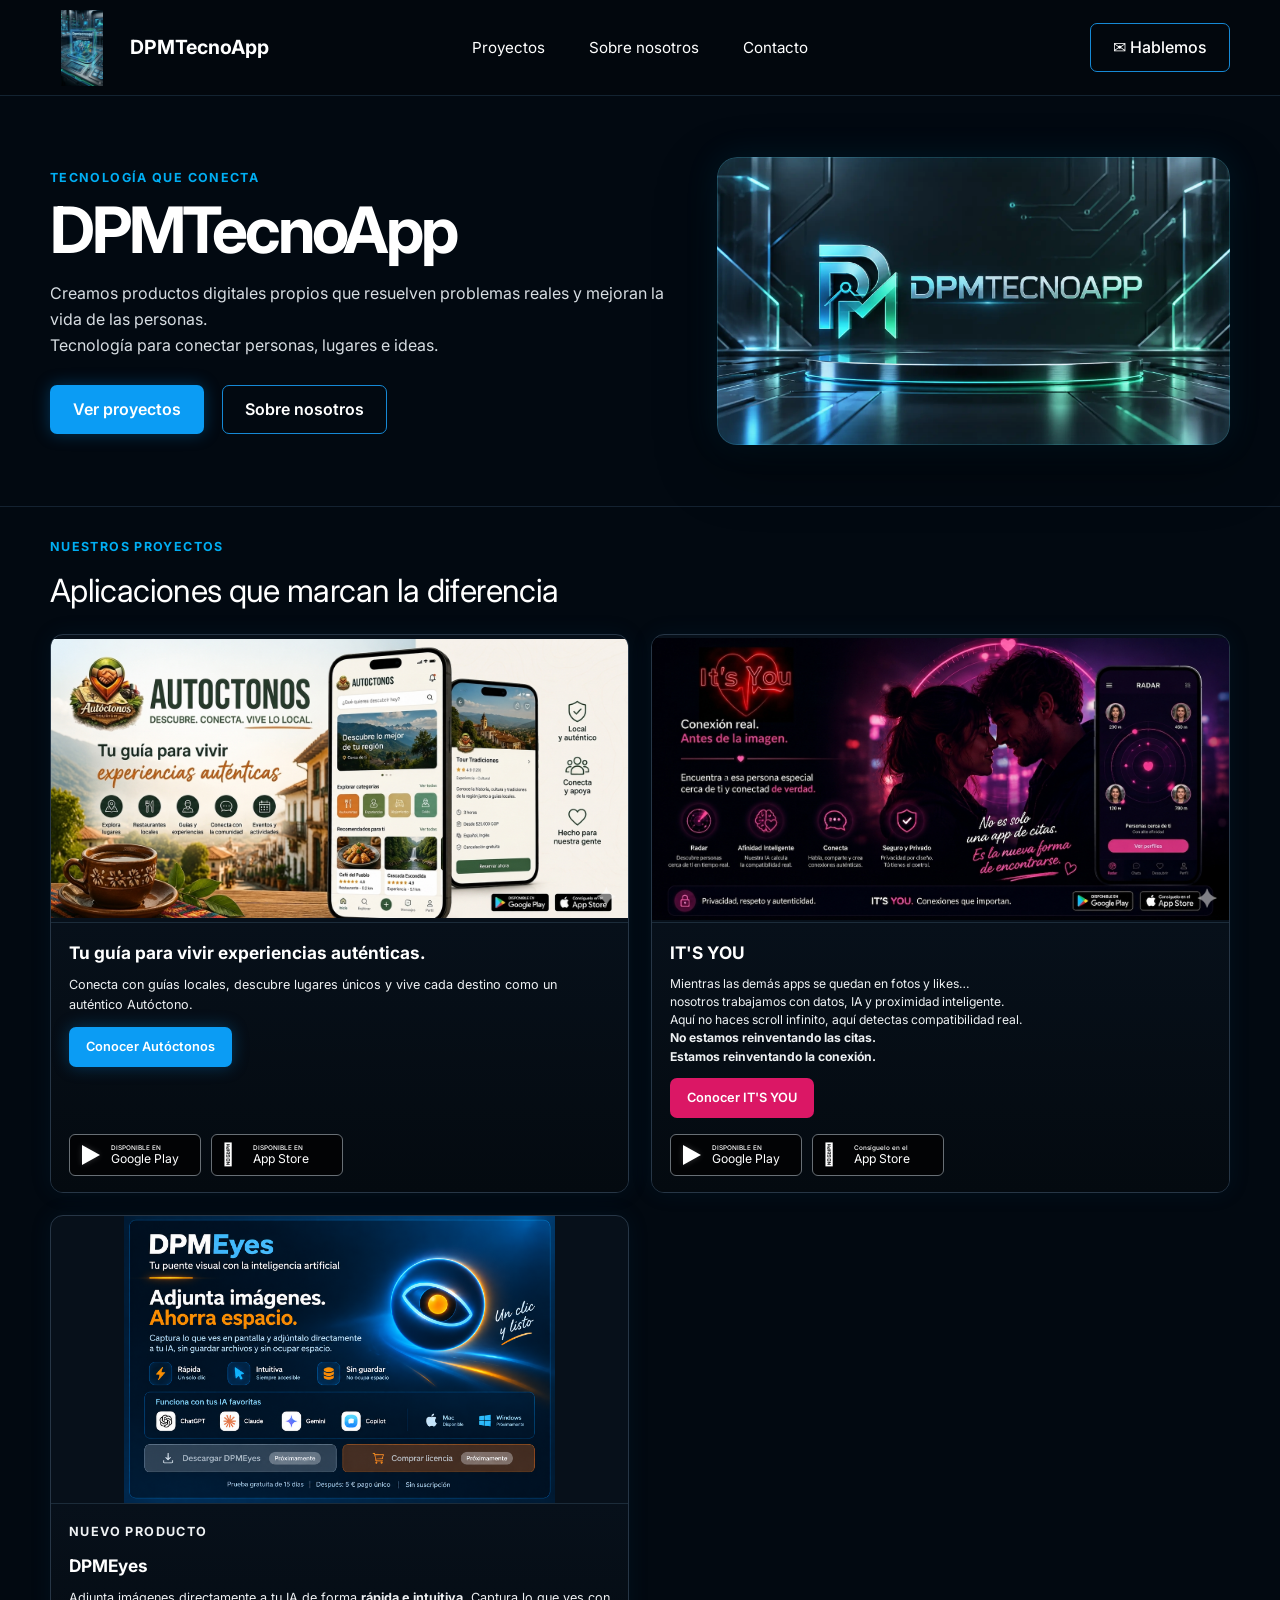
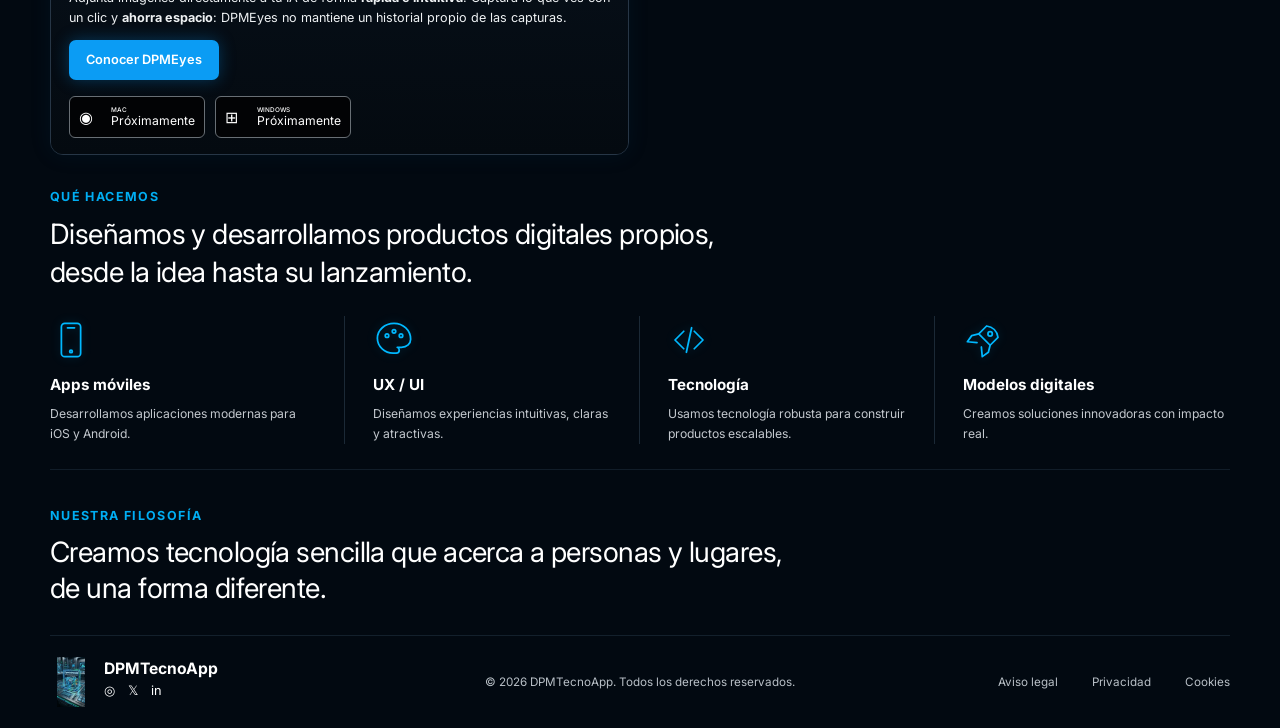
<file: index.html>
<!doctype html><html lang="es"><head><meta charset="utf-8"><meta name="viewport" content="width=device-width,initial-scale=1"><meta name="description" content="DPMTecnoApp crea productos digitales propios para conectar personas, lugares e ideas."><title>DPMTecnoApp</title><link rel="preconnect" href="https://fonts.googleapis.com"><link rel="preconnect" href="https://fonts.gstatic.com" crossorigin><link href="https://fonts.googleapis.com/css2?family=Inter:wght@400;500;600;700;800&display=swap" rel="stylesheet"><link rel="stylesheet" href="styles.css"></head><body><header class="site-header"><a class="brand" href="#inicio" aria-label="DPMTecnoApp, inicio"><span class="brand-mark"><img src="assets/app-image.png" alt=""></span><strong>DPMTecnoApp</strong></a><button class="menu-toggle" aria-expanded="false" aria-controls="nav">☰</button><nav id="nav" class="nav"><a href="#proyectos">Proyectos</a><a href="#nosotros">Sobre nosotros</a><a href="#contacto">Contacto</a></nav><button class="btn btn-outline header-contact" data-open-contact>✉ Hablemos</button></header><main><section id="inicio" class="hero"><div class="hero-inner"><div class="hero-copy"><p class="eyebrow">TECNOLOGÍA QUE CONECTA</p><h1>DPMTecnoApp</h1><p class="hero-text">Creamos productos digitales propios que resuelven problemas reales y mejoran la vida de las personas.<br>Tecnología para conectar personas, lugares e ideas.</p><div class="hero-actions"><a class="btn btn-primary" href="#proyectos">Ver proyectos</a><a class="btn btn-outline" href="#nosotros">Sobre nosotros</a></div></div><div class="hero-media hero-brand-reveal"><span class="hero-brand-glow" aria-hidden="true"></span><img src="assets/dpmtecnoapp-hero.webp" alt="Identidad visual de DPMTecnoApp"></div></div></section><section id="proyectos" class="section-shell projects"><p class="eyebrow">NUESTROS PROYECTOS</p><h2>Aplicaciones que marcan la diferencia</h2><div class="project-grid"><article class="project-card"><div class="project-media"><img src="assets/ficha.autoctonos.png" alt="Autóctonos Tourism"></div><div class="project-body"><h3>Tu guía para vivir experiencias auténticas.</h3><p>Conecta con guías locales, descubre lugares únicos y vive cada destino como un auténtico Autóctono.</p><a class="btn btn-primary btn-small" href="autoctonos.html">Conocer Autóctonos</a><div class="store-row"><a class="store-badge" href="https://play.google.com/store/apps/details?id=com.dpmtecnoapp.autoctonos" target="_blank" rel="noopener noreferrer" aria-label="Descargar Autóctonos en Google Play"><span class="play-mark" aria-hidden="true"></span><span><b>DISPONIBLE EN</b><em>Google Play</em></span></a><a class="store-badge" href="https://apps.apple.com/es/app/aut%C3%B3ctonos/id6808679425" target="_blank" rel="noopener noreferrer" aria-label="Descargar Autóctonos en App Store"><span class="apple-mark" aria-hidden="true"></span><span><b>DISPONIBLE EN</b><em>App Store</em></span></a></div></div></article><article class="project-card itsyou-card"><div class="project-media"><img src="assets/ficha-itsyou.png" alt="Presentación de IT'S YOU"></div><div class="project-body its-copy"><h3>IT'S YOU</h3><p>Mientras las demás apps se quedan en fotos y likes…<br>nosotros trabajamos con datos, IA y proximidad inteligente.<br>Aquí no haces scroll infinito, aquí detectas compatibilidad real.<br><strong>No estamos reinventando las citas.<br>Estamos reinventando la conexión.</strong></p><a class="btn btn-pink btn-small" href="itsyou.html">Conocer IT'S YOU</a><div class="store-row"><span class="store-badge"><span class="play-mark" aria-hidden="true"></span><span><b>DISPONIBLE EN</b><em>Google Play</em></span></span><span class="store-badge"><span class="apple-mark" aria-hidden="true"></span><span><b>Consíguelo en el</b><em>App Store</em></span></span></div></div></article><article class="project-card dpmeyes-card"><div class="project-media"><img src="assets/dpmeyes-imagenes/Imagen%20de%20Codex%2022%20sept%202026,%2021_00_14.png" alt="DPMEyes: adjunta imágenes a tu IA de forma rápida e intuitiva sin guardarlas"></div><div class="project-body"><p class="eyebrow">NUEVO PRODUCTO</p><h3>DPMEyes</h3><p>Adjunta imágenes directamente a tu IA de forma <strong>rápida e intuitiva</strong>. Captura lo que ves con un clic y <strong>ahorra espacio</strong>: DPMEyes no mantiene un historial propio de las capturas.</p><a class="btn btn-primary btn-small" href="dpmeyes.html">Conocer DPMEyes</a><div class="store-row"><span class="store-badge"><span>◉</span><span><b>MAC</b><em>Próximamente</em></span></span><span class="store-badge"><span>⊞</span><span><b>WINDOWS</b><em>Próximamente</em></span></span></div></div></article></div></section><section id="nosotros" class="section-shell what"><p class="eyebrow">QUÉ HACEMOS</p><h2>Diseñamos y desarrollamos productos digitales propios,<br>desde la idea hasta su lanzamiento.</h2><div class="feature-grid"><article><span class="feature-icon"><svg viewBox="0 0 48 48" aria-hidden="true"><rect x="13" y="5" width="22" height="38" rx="4"/><line x1="20" y1="10" x2="28" y2="10"/><circle cx="24" cy="37" r="1.5"/></svg></span><h3>Apps móviles</h3><p>Desarrollamos aplicaciones modernas para iOS y Android.</p></article><article><span class="feature-icon"><svg viewBox="0 0 48 48" aria-hidden="true"><path d="M24 5C13.5 5 5 12.6 5 22c0 9.6 8.6 17 18 17h3.5c2 0 3.5-1.6 3.5-3.5 0-1.5-1-2.7-2.3-3.2h4.8C38.9 32.3 43 28.2 43 23 43 13 34.5 5 24 5Z"/><circle cx="16" cy="19" r="2"/><circle cx="24" cy="14" r="2"/><circle cx="32" cy="19" r="2"/></svg></span><h3>UX / UI</h3><p>Diseñamos experiencias intuitivas, claras y atractivas.</p></article><article><span class="feature-icon"><svg viewBox="0 0 48 48" aria-hidden="true"><polyline points="18,14 8,24 18,34"/><polyline points="30,14 40,24 30,34"/><line x1="27" y1="10" x2="21" y2="38"/></svg></span><h3>Tecnología</h3><p>Usamos tecnología robusta para construir productos escalables.</p></article><article><span class="feature-icon"><svg viewBox="0 0 48 48" aria-hidden="true"><path d="M27 8c7 1 12 6 13 13l-9 9-13-13 9-9Z"/><path d="M18 17 10 19l-5 7 11 1"/><path d="M31 30l-2 8-7 5-1-11"/><circle cx="31" cy="17" r="2.5"/></svg></span><h3>Modelos digitales</h3><p>Creamos soluciones innovadoras con impacto real.</p></article></div></section><section class="section-shell philosophy"><p class="eyebrow">NUESTRA FILOSOFÍA</p><h2>Creamos tecnología sencilla que acerca a personas y lugares,<br>de una forma diferente.</h2></section></main><footer id="contacto" class="footer section-shell"><div class="footer-brand"><span class="brand-mark small"><img src="assets/app-image.png" alt=""></span><div><strong>DPMTecnoApp</strong><div class="socials">◎　𝕏　in</div></div></div><p>© 2026 DPMTecnoApp. Todos los derechos reservados.</p><div class="legal"><a href="#">Aviso legal</a><a href="#">Privacidad</a><a href="#">Cookies</a></div></footer><dialog id="contactDialog" class="contact-dialog"><form method="dialog" class="dialog-close-row"><button class="close" aria-label="Cerrar">×</button></form><div class="dialog-content"><p class="eyebrow">CONTACTO</p><h2>Hablemos</h2><p>¿Tienes una idea o quieres colaborar en alguno de nuestros proyectos? Escríbenos.</p><form class="contact-form" action="mailto:dpmtecnoapp@gmail.com" method="post" enctype="text/plain"><label>Nombre<input name="nombre" required></label><label>Email<input type="email" name="email" required></label><label>Mensaje<textarea name="mensaje" rows="5" required></textarea></label><button class="btn btn-primary" type="submit">Enviar mensaje</button></form></div></dialog><script src="script.js"></script></body></html>
</file>
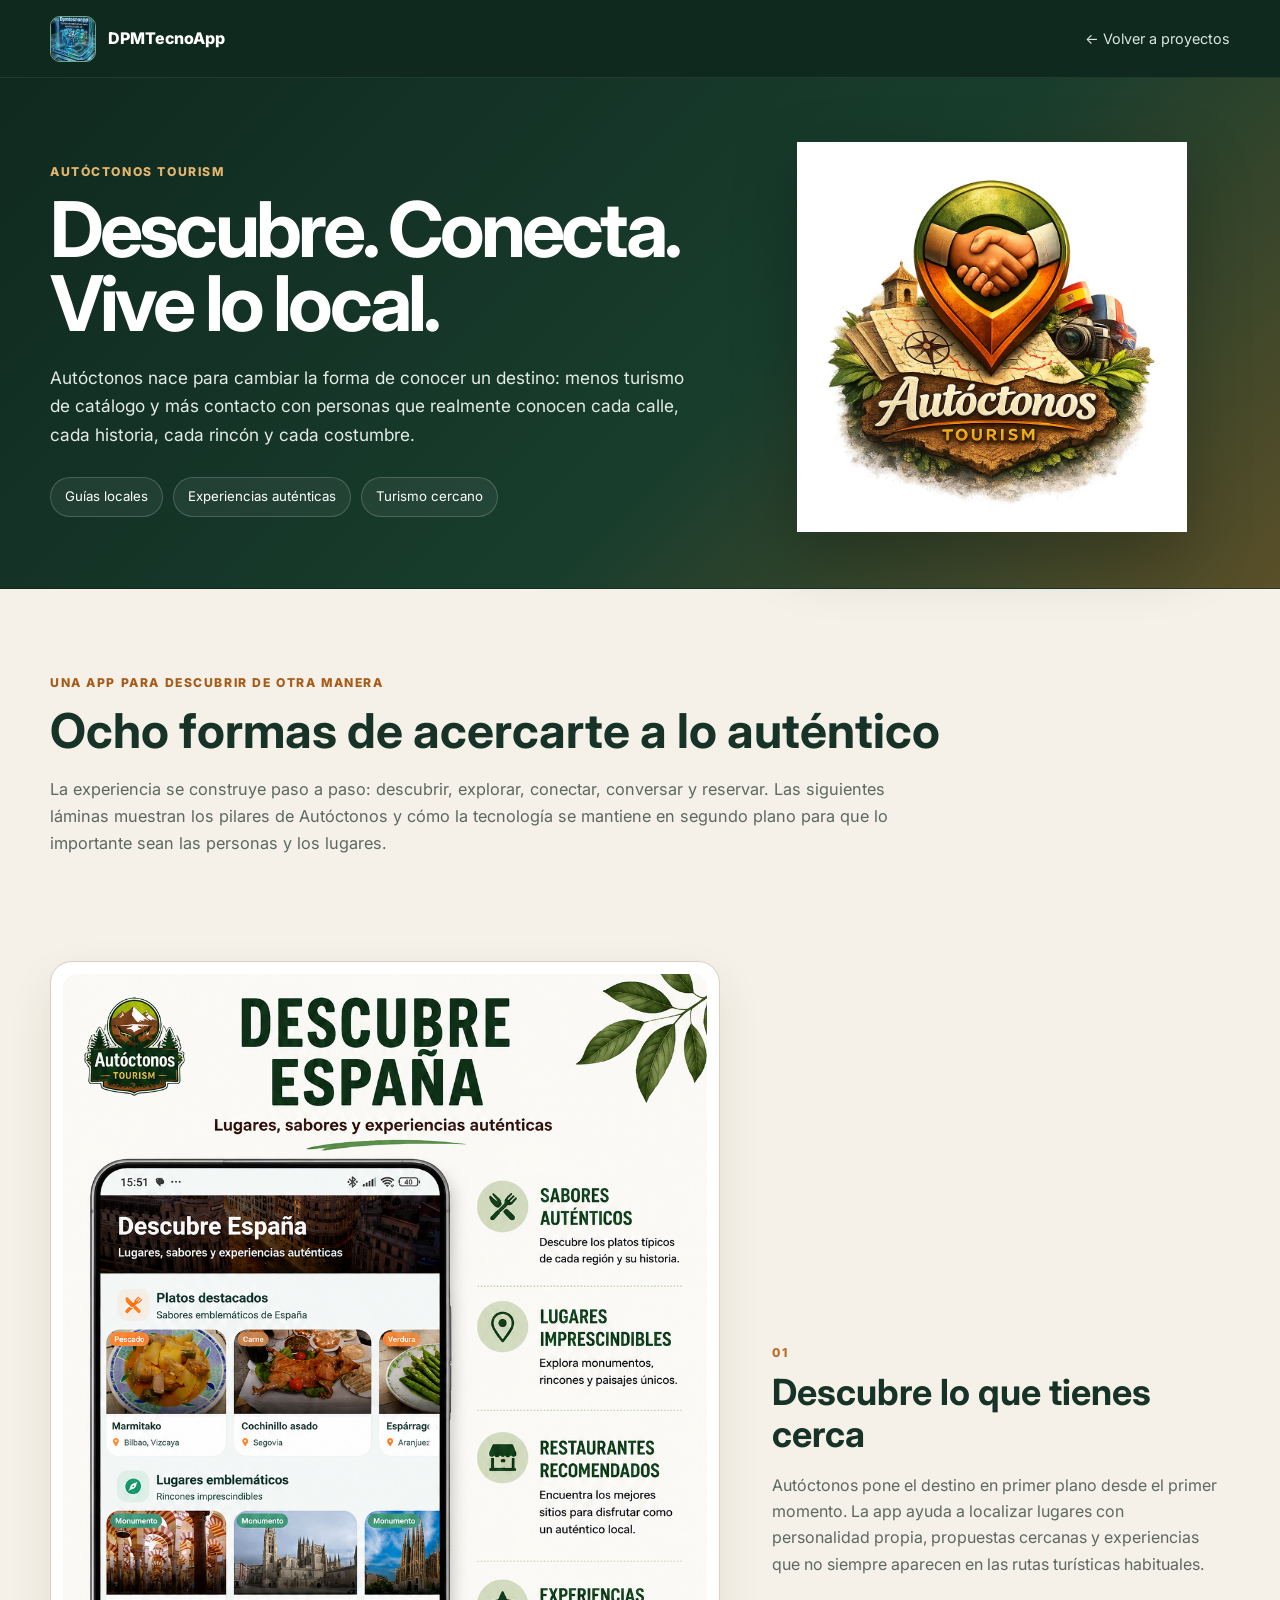
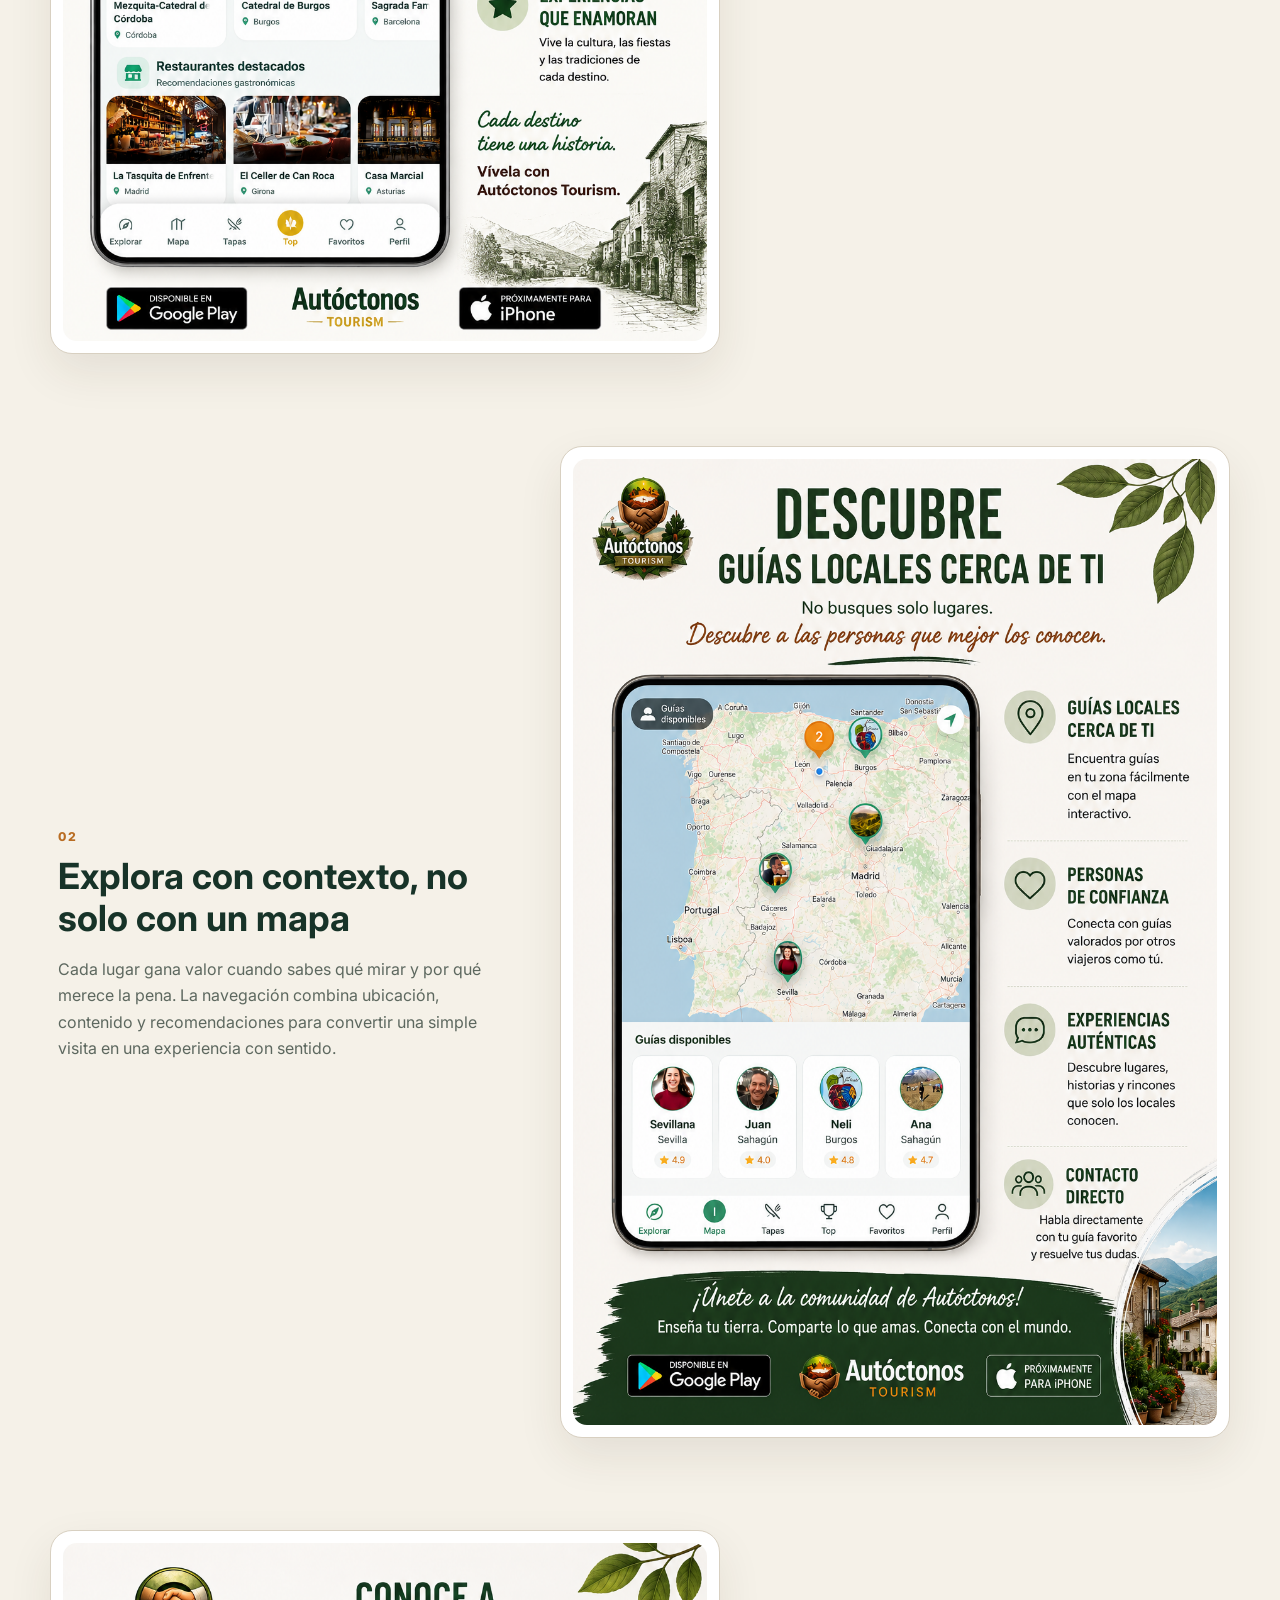
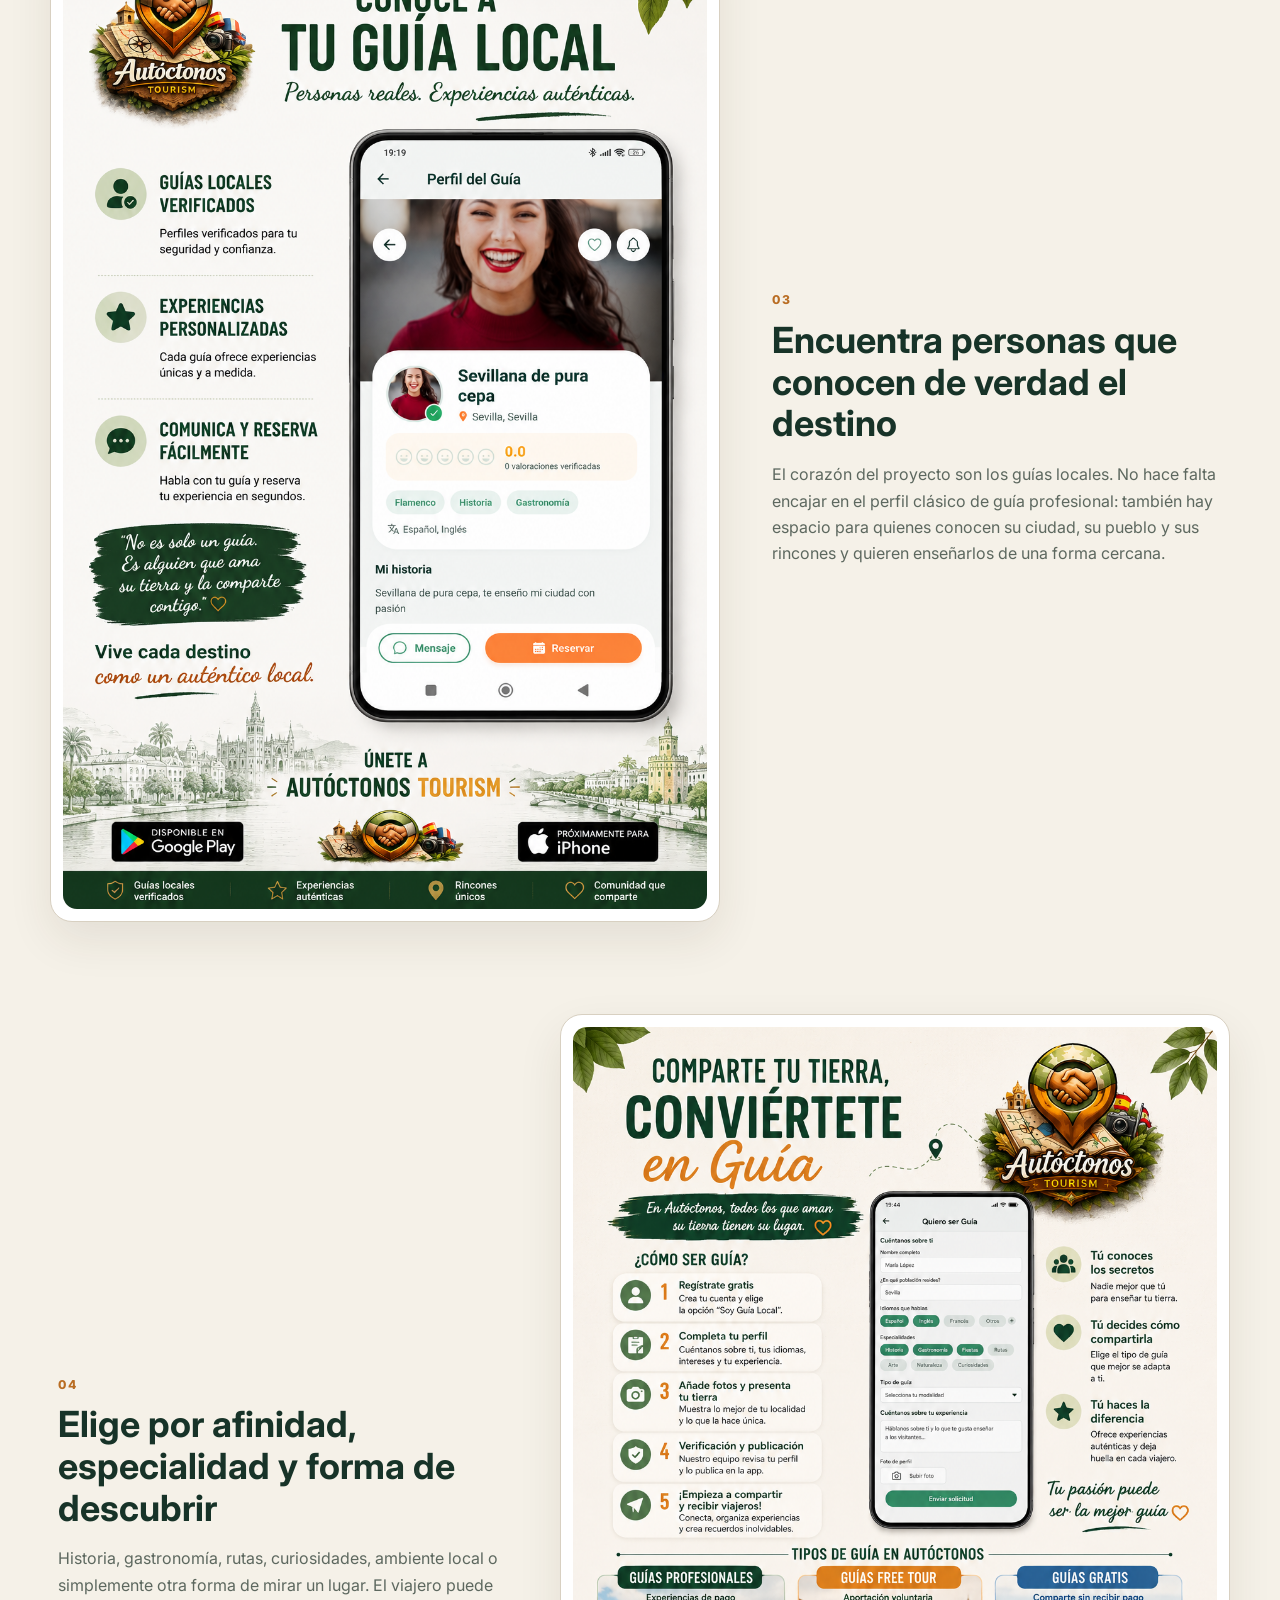
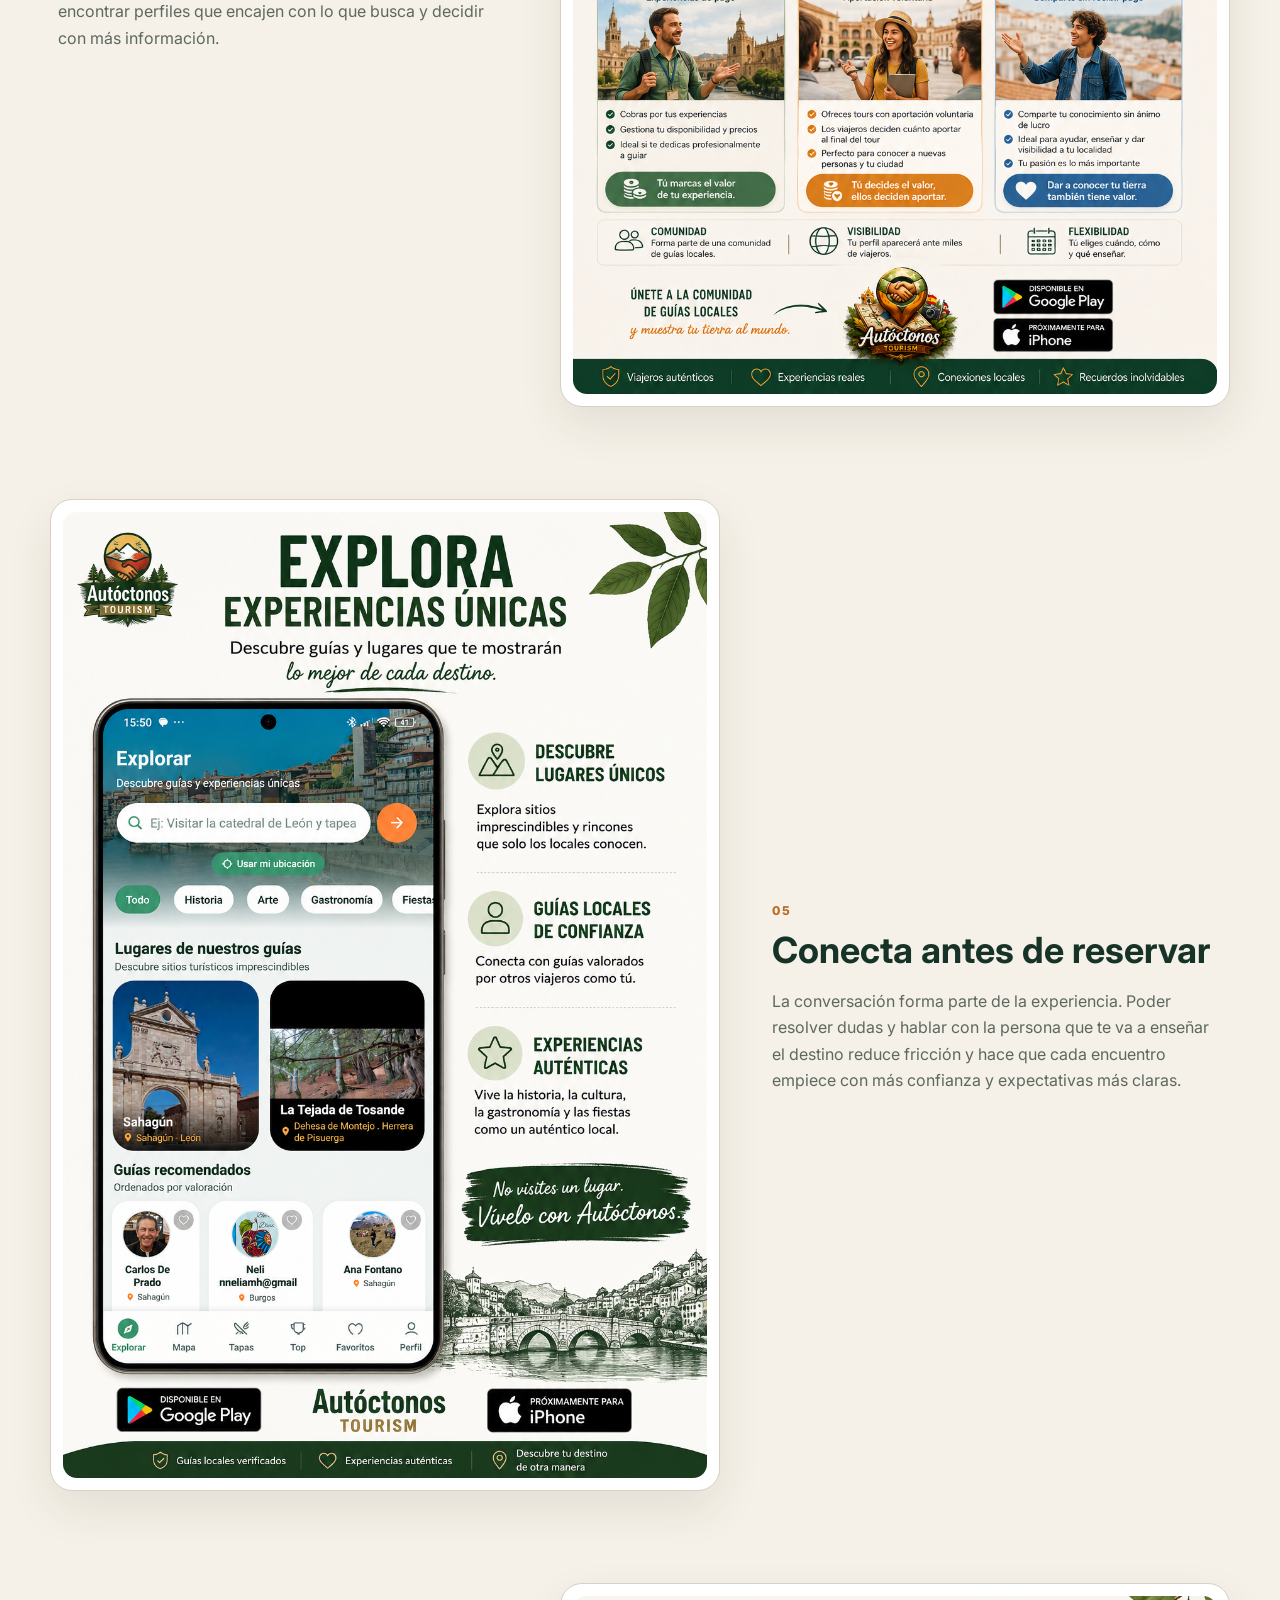
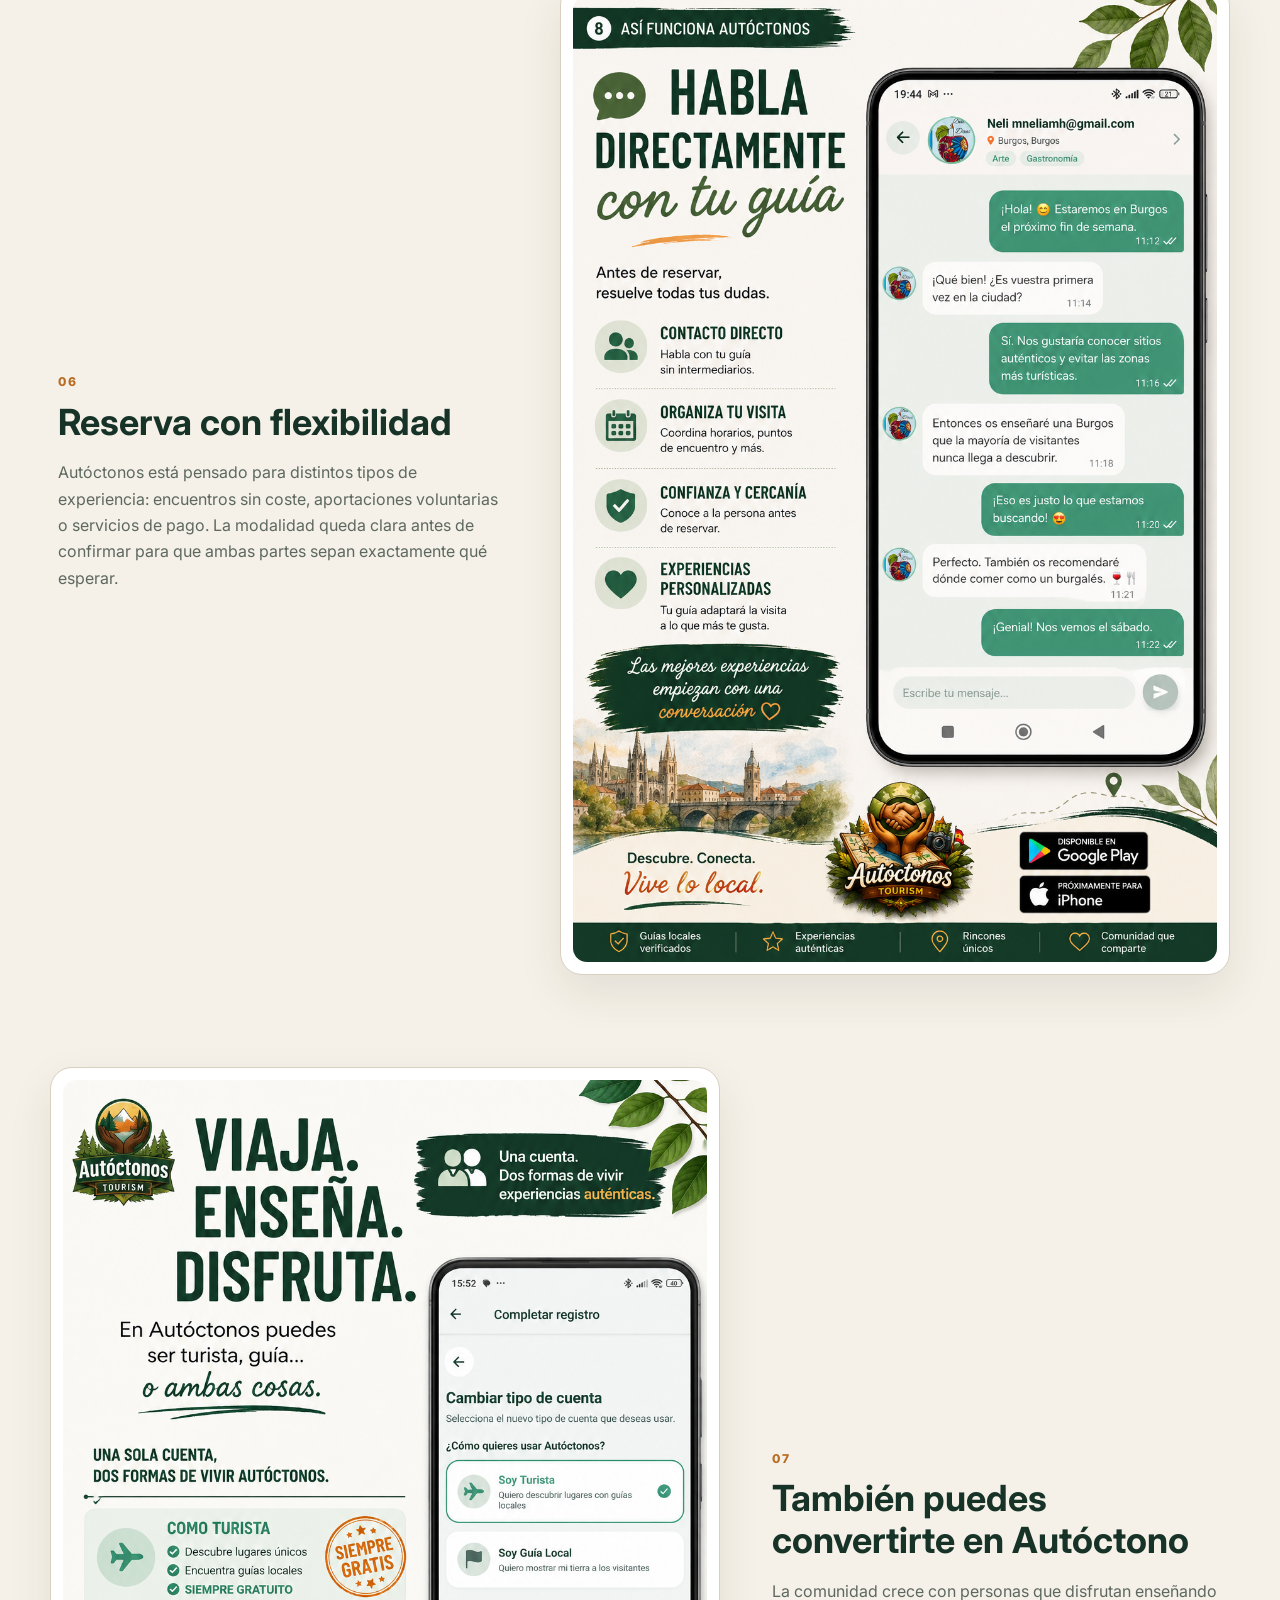
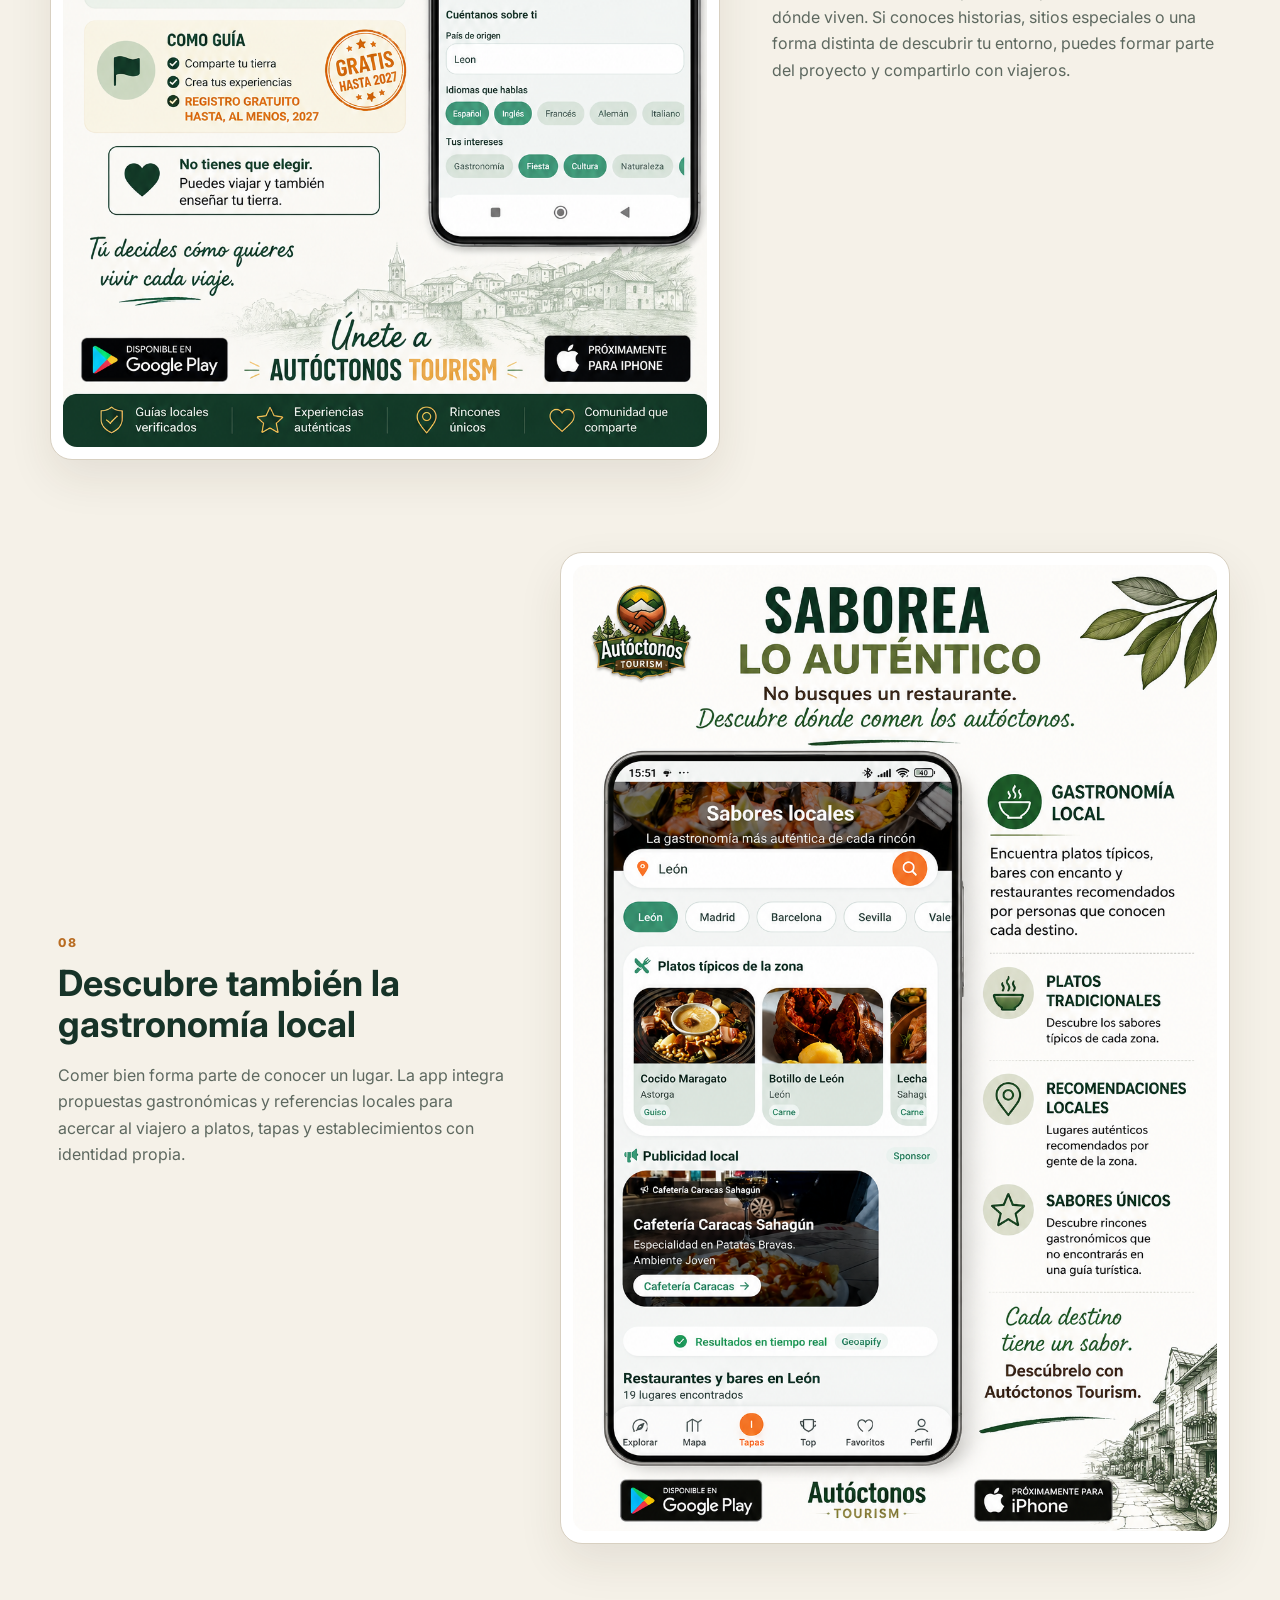
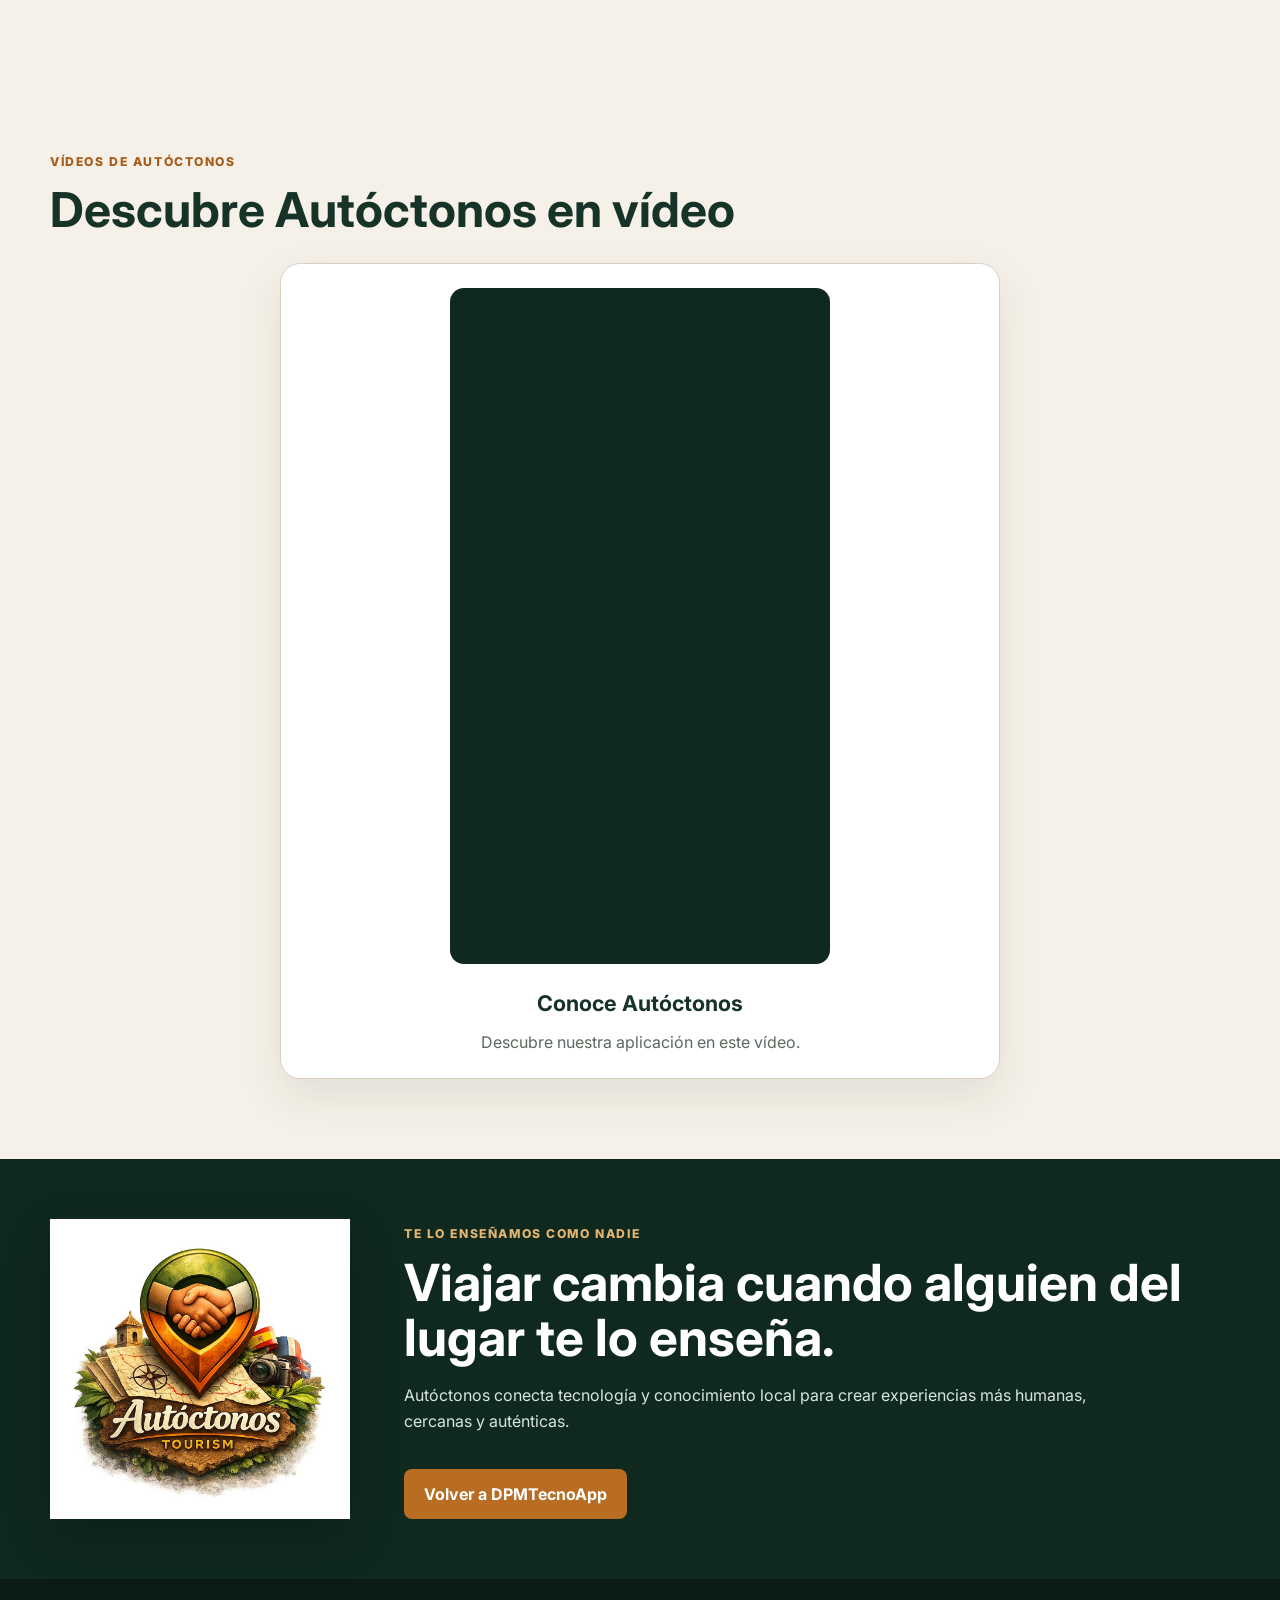
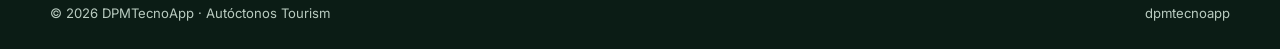
<file: autoctonos.html>
<!doctype html><html lang="es"><head><meta charset="utf-8"><meta name="viewport" content="width=device-width,initial-scale=1"><meta name="description" content="Autóctonos Tourism conecta viajeros con personas locales, lugares auténticos y experiencias reales."><title>Autóctonos Tourism | DPMTecnoApp</title><link rel="preconnect" href="https://fonts.googleapis.com"><link rel="preconnect" href="https://fonts.gstatic.com" crossorigin><link href="https://fonts.googleapis.com/css2?family=Inter:wght@400;500;600;700;800&display=swap" rel="stylesheet"><link rel="stylesheet" href="autoctonos.css"></head><body><header class="auto-header"><a class="back-brand" href="index.html#proyectos"><span class="dpm-mini"><img src="assets/app-image.png" alt=""></span><span>DPMTecnoApp</span></a><a class="back-link" href="index.html#proyectos">← Volver a proyectos</a></header><main><section class="auto-hero"><div class="auto-shell hero-grid"><div class="hero-copy"><span class="kicker">AUTÓCTONOS TOURISM</span><h1>Descubre. Conecta.<br>Vive lo local.</h1><p>Autóctonos nace para cambiar la forma de conocer un destino: menos turismo de catálogo y más contacto con personas que realmente conocen cada calle, cada historia, cada rincón y cada costumbre.</p><div class="hero-points"><span>Guías locales</span><span>Experiencias auténticas</span><span>Turismo cercano</span></div></div><div class="hero-logo"><img src="assets/logo-autoctonos.png" alt="Logo de Autóctonos Tourism"></div></div></section><section class="intro auto-shell"><p class="section-label">UNA APP PARA DESCUBRIR DE OTRA MANERA</p><h2>Ocho formas de acercarte a lo auténtico</h2><p class="intro-text">La experiencia se construye paso a paso: descubrir, explorar, conectar, conversar y reservar. Las siguientes láminas muestran los pilares de Autóctonos y cómo la tecnología se mantiene en segundo plano para que lo importante sean las personas y los lugares.</p></section><section class="story auto-shell"><article class="story-row"><div class="story-image"><img src="assets/pantalla-1-autoctonos.png" alt="Pantalla 1 de Autóctonos"></div><div class="story-copy"><span class="step">01</span><h3>Descubre lo que tienes cerca</h3><p>Autóctonos pone el destino en primer plano desde el primer momento. La app ayuda a localizar lugares con personalidad propia, propuestas cercanas y experiencias que no siempre aparecen en las rutas turísticas habituales.</p></div></article><article class="story-row reverse"><div class="story-image"><img src="assets/pantalla-2-autoctonos.png" alt="Pantalla 2 de Autóctonos"></div><div class="story-copy"><span class="step">02</span><h3>Explora con contexto, no solo con un mapa</h3><p>Cada lugar gana valor cuando sabes qué mirar y por qué merece la pena. La navegación combina ubicación, contenido y recomendaciones para convertir una simple visita en una experiencia con sentido.</p></div></article><article class="story-row"><div class="story-image"><img src="assets/pantalla-3-autoctonos.png" alt="Pantalla 3 de Autóctonos"></div><div class="story-copy"><span class="step">03</span><h3>Encuentra personas que conocen de verdad el destino</h3><p>El corazón del proyecto son los guías locales. No hace falta encajar en el perfil clásico de guía profesional: también hay espacio para quienes conocen su ciudad, su pueblo y sus rincones y quieren enseñarlos de una forma cercana.</p></div></article><article class="story-row reverse"><div class="story-image"><img src="assets/pantalla-4-autoctonos.png" alt="Pantalla 4 de Autóctonos"></div><div class="story-copy"><span class="step">04</span><h3>Elige por afinidad, especialidad y forma de descubrir</h3><p>Historia, gastronomía, rutas, curiosidades, ambiente local o simplemente otra forma de mirar un lugar. El viajero puede encontrar perfiles que encajen con lo que busca y decidir con más información.</p></div></article><article class="story-row"><div class="story-image"><img src="assets/pantalla-5-autoctonos.png" alt="Pantalla 5 de Autóctonos"></div><div class="story-copy"><span class="step">05</span><h3>Conecta antes de reservar</h3><p>La conversación forma parte de la experiencia. Poder resolver dudas y hablar con la persona que te va a enseñar el destino reduce fricción y hace que cada encuentro empiece con más confianza y expectativas más claras.</p></div></article><article class="story-row reverse"><div class="story-image"><img src="assets/pantalla-6-autoctonos.png" alt="Pantalla 6 de Autóctonos"></div><div class="story-copy"><span class="step">06</span><h3>Reserva con flexibilidad</h3><p>Autóctonos está pensado para distintos tipos de experiencia: encuentros sin coste, aportaciones voluntarias o servicios de pago. La modalidad queda clara antes de confirmar para que ambas partes sepan exactamente qué esperar.</p></div></article><article class="story-row"><div class="story-image"><img src="assets/pantalla-7-autoctonos.png" alt="Pantalla 7 de Autóctonos"></div><div class="story-copy"><span class="step">07</span><h3>También puedes convertirte en Autóctono</h3><p>La comunidad crece con personas que disfrutan enseñando dónde viven. Si conoces historias, sitios especiales o una forma distinta de descubrir tu entorno, puedes formar parte del proyecto y compartirlo con viajeros.</p></div></article><article class="story-row reverse"><div class="story-image"><img src="assets/pantalla-8-autoctonos.png" alt="Pantalla 8 de Autóctonos"></div><div class="story-copy"><span class="step">08</span><h3>Descubre también la gastronomía local</h3><p>Comer bien forma parte de conocer un lugar. La app integra propuestas gastronómicas y referencias locales para acercar al viajero a platos, tapas y establecimientos con identidad propia.</p></div></article></section><section id="videos" class="videos auto-shell"><p class="section-label">VÍDEOS DE AUTÓCTONOS</p><h2>Descubre Autóctonos en vídeo</h2><div class="video-grid"><article><div class="video-frame"><iframe src="https://www.youtube.com/embed/CLGBElWgN3s" title="Vídeo de Autóctonos Tourism" loading="lazy" allow="accelerometer; autoplay; clipboard-write; encrypted-media; gyroscope; picture-in-picture; web-share" referrerpolicy="strict-origin-when-cross-origin" allowfullscreen></iframe></div><div class="video-copy"><h3>Conoce Autóctonos</h3><p>Descubre nuestra aplicación en este vídeo.</p></div></article></div></section><section class="closing"><div class="auto-shell closing-inner"><img src="assets/logo-autoctonos.png" alt="Autóctonos Tourism"><div><span class="section-label">TE LO ENSEÑAMOS COMO NADIE</span><h2>Viajar cambia cuando alguien del lugar te lo enseña.</h2><p>Autóctonos conecta tecnología y conocimiento local para crear experiencias más humanas, cercanas y auténticas.</p><a class="cta" href="index.html#proyectos">Volver a DPMTecnoApp</a></div></div></section></main><footer class="auto-footer"><div class="auto-shell"><span>© 2026 DPMTecnoApp · Autóctonos Tourism</span><a href="index.html">dpmtecnoapp</a></div></footer></body></html>
</file>
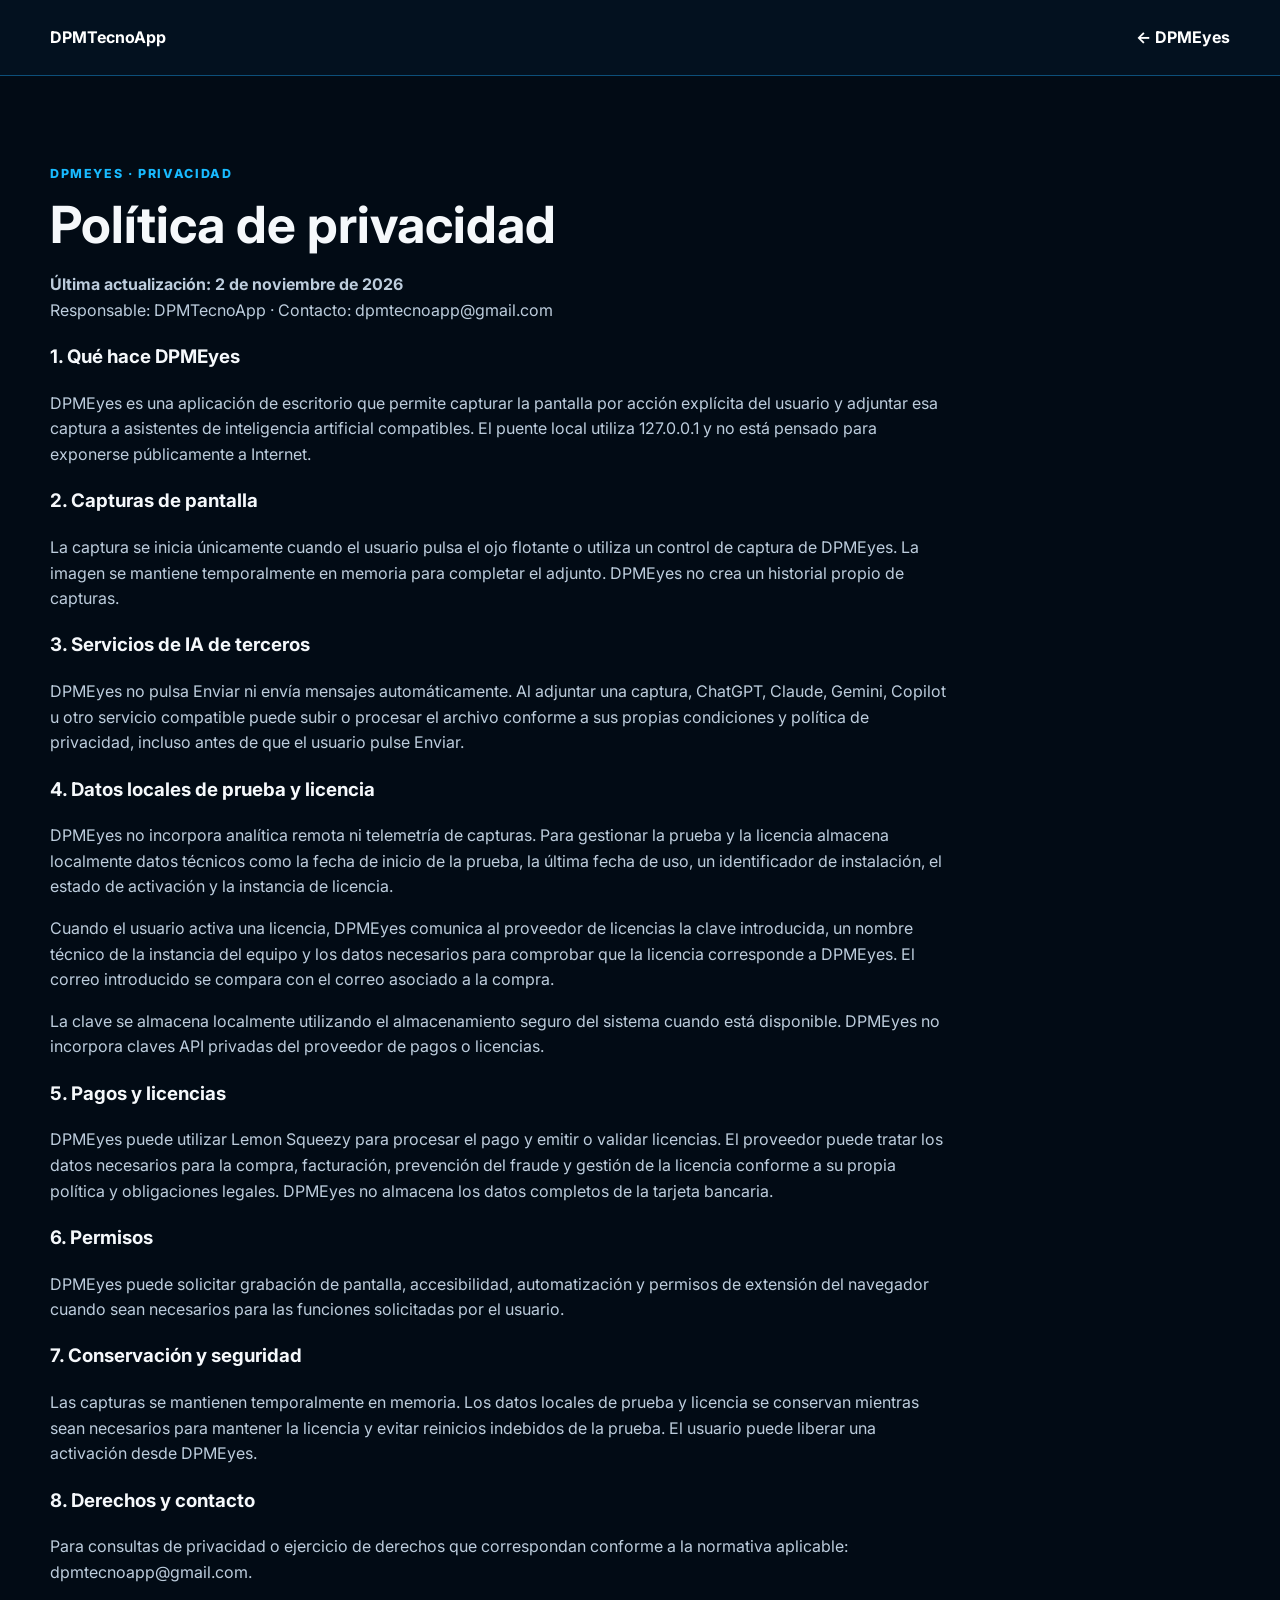
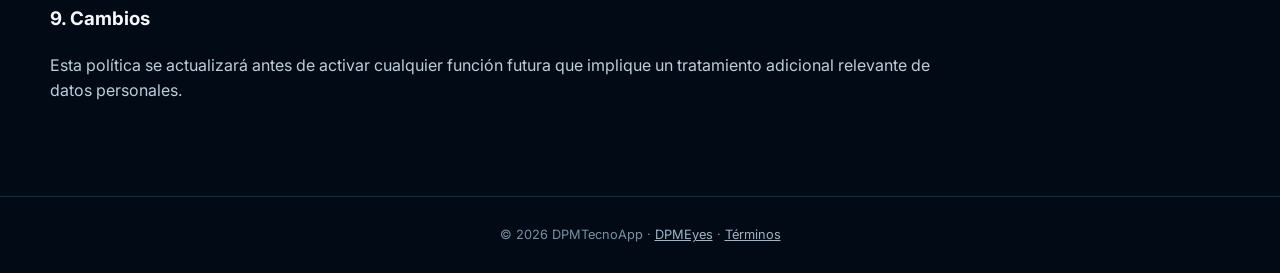
<file: dpmeyes-privacidad.html>
<!doctype html>
<html lang="es">
<head>
<meta charset="utf-8">
<meta name="viewport" content="width=device-width,initial-scale=1">
<meta name="description" content="Política de privacidad de DPMEyes.">
<title>Privacidad de DPMEyes | DPMTecnoApp</title>
<link rel="preconnect" href="https://fonts.googleapis.com">
<link rel="preconnect" href="https://fonts.gstatic.com" crossorigin>
<link href="https://fonts.googleapis.com/css2?family=Inter:wght@400;500;600;700;800&display=swap" rel="stylesheet">
<link rel="stylesheet" href="dpmeyes.css">
</head>
<body>
<header><a href="index.html#proyectos">DPMTecnoApp</a><a href="dpmeyes.html">← DPMEyes</a></header>
<main>
<section class="intro">
<p class="tag">DPMEYES · PRIVACIDAD</p>
<h2>Política de privacidad</h2>
<p><strong>Última actualización: 2 de noviembre de 2026</strong><br>Responsable: DPMTecnoApp · Contacto: dpmtecnoapp@gmail.com</p>

<h3>1. Qué hace DPMEyes</h3>
<p>DPMEyes es una aplicación de escritorio que permite capturar la pantalla por acción explícita del usuario y adjuntar esa captura a asistentes de inteligencia artificial compatibles. El puente local utiliza 127.0.0.1 y no está pensado para exponerse públicamente a Internet.</p>

<h3>2. Capturas de pantalla</h3>
<p>La captura se inicia únicamente cuando el usuario pulsa el ojo flotante o utiliza un control de captura de DPMEyes. La imagen se mantiene temporalmente en memoria para completar el adjunto. DPMEyes no crea un historial propio de capturas.</p>

<h3>3. Servicios de IA de terceros</h3>
<p>DPMEyes no pulsa Enviar ni envía mensajes automáticamente. Al adjuntar una captura, ChatGPT, Claude, Gemini, Copilot u otro servicio compatible puede subir o procesar el archivo conforme a sus propias condiciones y política de privacidad, incluso antes de que el usuario pulse Enviar.</p>

<h3>4. Datos locales de prueba y licencia</h3>
<p>DPMEyes no incorpora analítica remota ni telemetría de capturas. Para gestionar la prueba y la licencia almacena localmente datos técnicos como la fecha de inicio de la prueba, la última fecha de uso, un identificador de instalación, el estado de activación y la instancia de licencia.</p>
<p>Cuando el usuario activa una licencia, DPMEyes comunica al proveedor de licencias la clave introducida, un nombre técnico de la instancia del equipo y los datos necesarios para comprobar que la licencia corresponde a DPMEyes. El correo introducido se compara con el correo asociado a la compra.</p>
<p>La clave se almacena localmente utilizando el almacenamiento seguro del sistema cuando está disponible. DPMEyes no incorpora claves API privadas del proveedor de pagos o licencias.</p>

<h3>5. Pagos y licencias</h3>
<p>DPMEyes puede utilizar Lemon Squeezy para procesar el pago y emitir o validar licencias. El proveedor puede tratar los datos necesarios para la compra, facturación, prevención del fraude y gestión de la licencia conforme a su propia política y obligaciones legales. DPMEyes no almacena los datos completos de la tarjeta bancaria.</p>

<h3>6. Permisos</h3>
<p>DPMEyes puede solicitar grabación de pantalla, accesibilidad, automatización y permisos de extensión del navegador cuando sean necesarios para las funciones solicitadas por el usuario.</p>

<h3>7. Conservación y seguridad</h3>
<p>Las capturas se mantienen temporalmente en memoria. Los datos locales de prueba y licencia se conservan mientras sean necesarios para mantener la licencia y evitar reinicios indebidos de la prueba. El usuario puede liberar una activación desde DPMEyes.</p>

<h3>8. Derechos y contacto</h3>
<p>Para consultas de privacidad o ejercicio de derechos que correspondan conforme a la normativa aplicable: dpmtecnoapp@gmail.com.</p>

<h3>9. Cambios</h3>
<p>Esta política se actualizará antes de activar cualquier función futura que implique un tratamiento adicional relevante de datos personales.</p>
</section>
</main>
<footer>© 2026 DPMTecnoApp · <a href="dpmeyes.html" style="color:#9fb4c5">DPMEyes</a> · <a href="dpmeyes-terminos.html" style="color:#9fb4c5">Términos</a></footer>
</body>
</html>
</file>
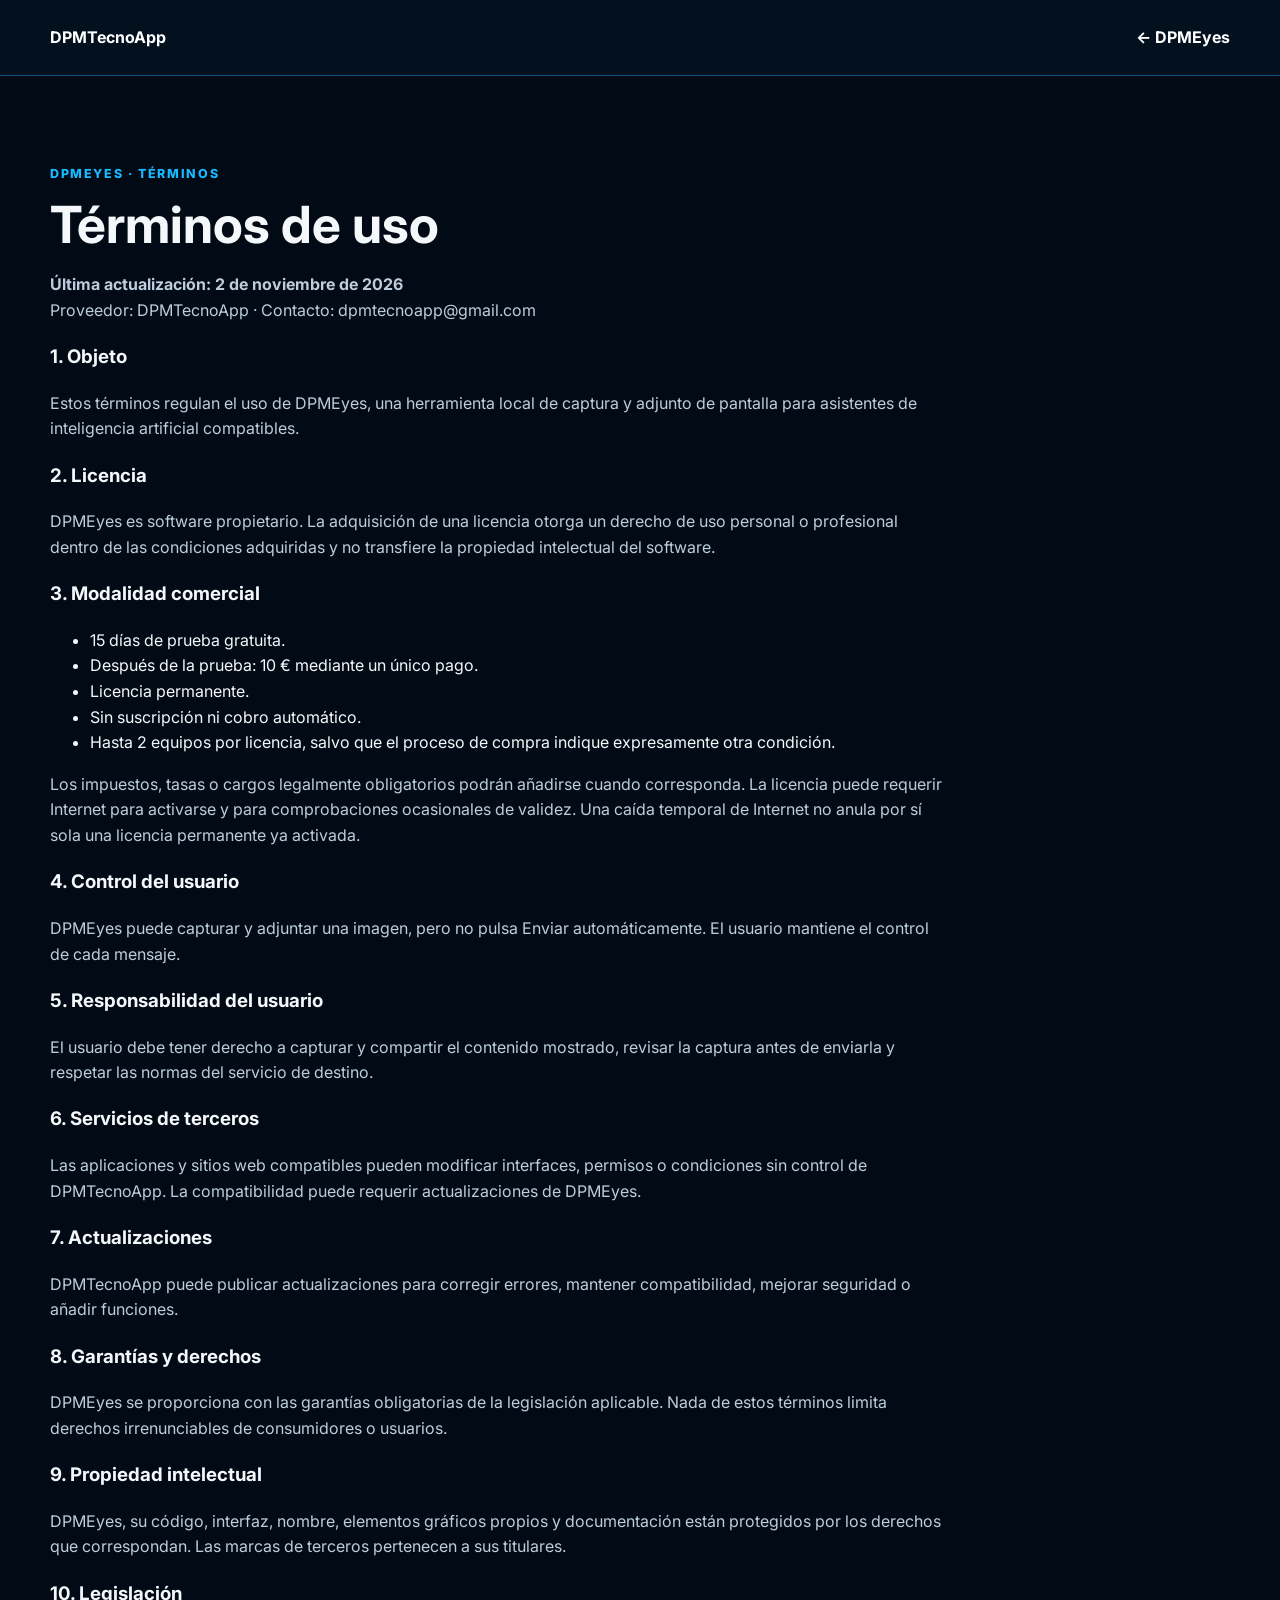
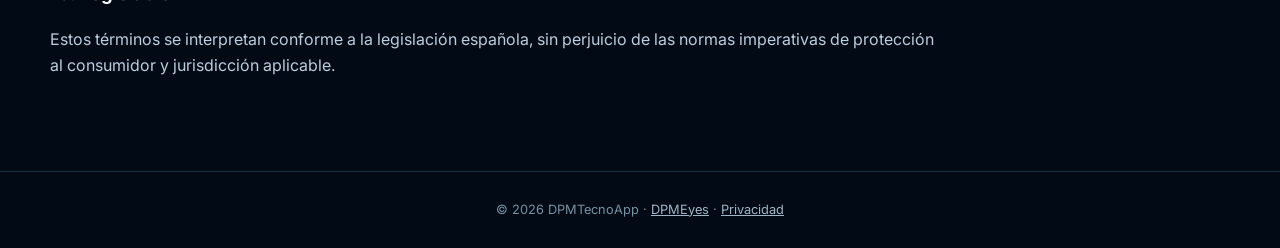
<file: dpmeyes-terminos.html>
<!doctype html>
<html lang="es">
<head>
<meta charset="utf-8">
<meta name="viewport" content="width=device-width,initial-scale=1">
<meta name="description" content="Términos de uso de DPMEyes.">
<title>Términos de DPMEyes | DPMTecnoApp</title>
<link rel="preconnect" href="https://fonts.googleapis.com">
<link rel="preconnect" href="https://fonts.gstatic.com" crossorigin>
<link href="https://fonts.googleapis.com/css2?family=Inter:wght@400;500;600;700;800&display=swap" rel="stylesheet">
<link rel="stylesheet" href="dpmeyes.css">
</head>
<body>
<header><a href="index.html#proyectos">DPMTecnoApp</a><a href="dpmeyes.html">← DPMEyes</a></header>
<main>
<section class="intro">
<p class="tag">DPMEYES · TÉRMINOS</p>
<h2>Términos de uso</h2>
<p><strong>Última actualización: 2 de noviembre de 2026</strong><br>Proveedor: DPMTecnoApp · Contacto: dpmtecnoapp@gmail.com</p>

<h3>1. Objeto</h3>
<p>Estos términos regulan el uso de DPMEyes, una herramienta local de captura y adjunto de pantalla para asistentes de inteligencia artificial compatibles.</p>

<h3>2. Licencia</h3>
<p>DPMEyes es software propietario. La adquisición de una licencia otorga un derecho de uso personal o profesional dentro de las condiciones adquiridas y no transfiere la propiedad intelectual del software.</p>

<h3>3. Modalidad comercial</h3>
<ul>
<li>15 días de prueba gratuita.</li>
<li>Después de la prueba: 10 € mediante un único pago.</li>
<li>Licencia permanente.</li>
<li>Sin suscripción ni cobro automático.</li>
<li>Hasta 2 equipos por licencia, salvo que el proceso de compra indique expresamente otra condición.</li>
</ul>
<p>Los impuestos, tasas o cargos legalmente obligatorios podrán añadirse cuando corresponda. La licencia puede requerir Internet para activarse y para comprobaciones ocasionales de validez. Una caída temporal de Internet no anula por sí sola una licencia permanente ya activada.</p>

<h3>4. Control del usuario</h3>
<p>DPMEyes puede capturar y adjuntar una imagen, pero no pulsa Enviar automáticamente. El usuario mantiene el control de cada mensaje.</p>

<h3>5. Responsabilidad del usuario</h3>
<p>El usuario debe tener derecho a capturar y compartir el contenido mostrado, revisar la captura antes de enviarla y respetar las normas del servicio de destino.</p>

<h3>6. Servicios de terceros</h3>
<p>Las aplicaciones y sitios web compatibles pueden modificar interfaces, permisos o condiciones sin control de DPMTecnoApp. La compatibilidad puede requerir actualizaciones de DPMEyes.</p>

<h3>7. Actualizaciones</h3>
<p>DPMTecnoApp puede publicar actualizaciones para corregir errores, mantener compatibilidad, mejorar seguridad o añadir funciones.</p>

<h3>8. Garantías y derechos</h3>
<p>DPMEyes se proporciona con las garantías obligatorias de la legislación aplicable. Nada de estos términos limita derechos irrenunciables de consumidores o usuarios.</p>

<h3>9. Propiedad intelectual</h3>
<p>DPMEyes, su código, interfaz, nombre, elementos gráficos propios y documentación están protegidos por los derechos que correspondan. Las marcas de terceros pertenecen a sus titulares.</p>

<h3>10. Legislación</h3>
<p>Estos términos se interpretan conforme a la legislación española, sin perjuicio de las normas imperativas de protección al consumidor y jurisdicción aplicable.</p>
</section>
</main>
<footer>© 2026 DPMTecnoApp · <a href="dpmeyes.html" style="color:#9fb4c5">DPMEyes</a> · <a href="dpmeyes-privacidad.html" style="color:#9fb4c5">Privacidad</a></footer>
</body>
</html>
</file>
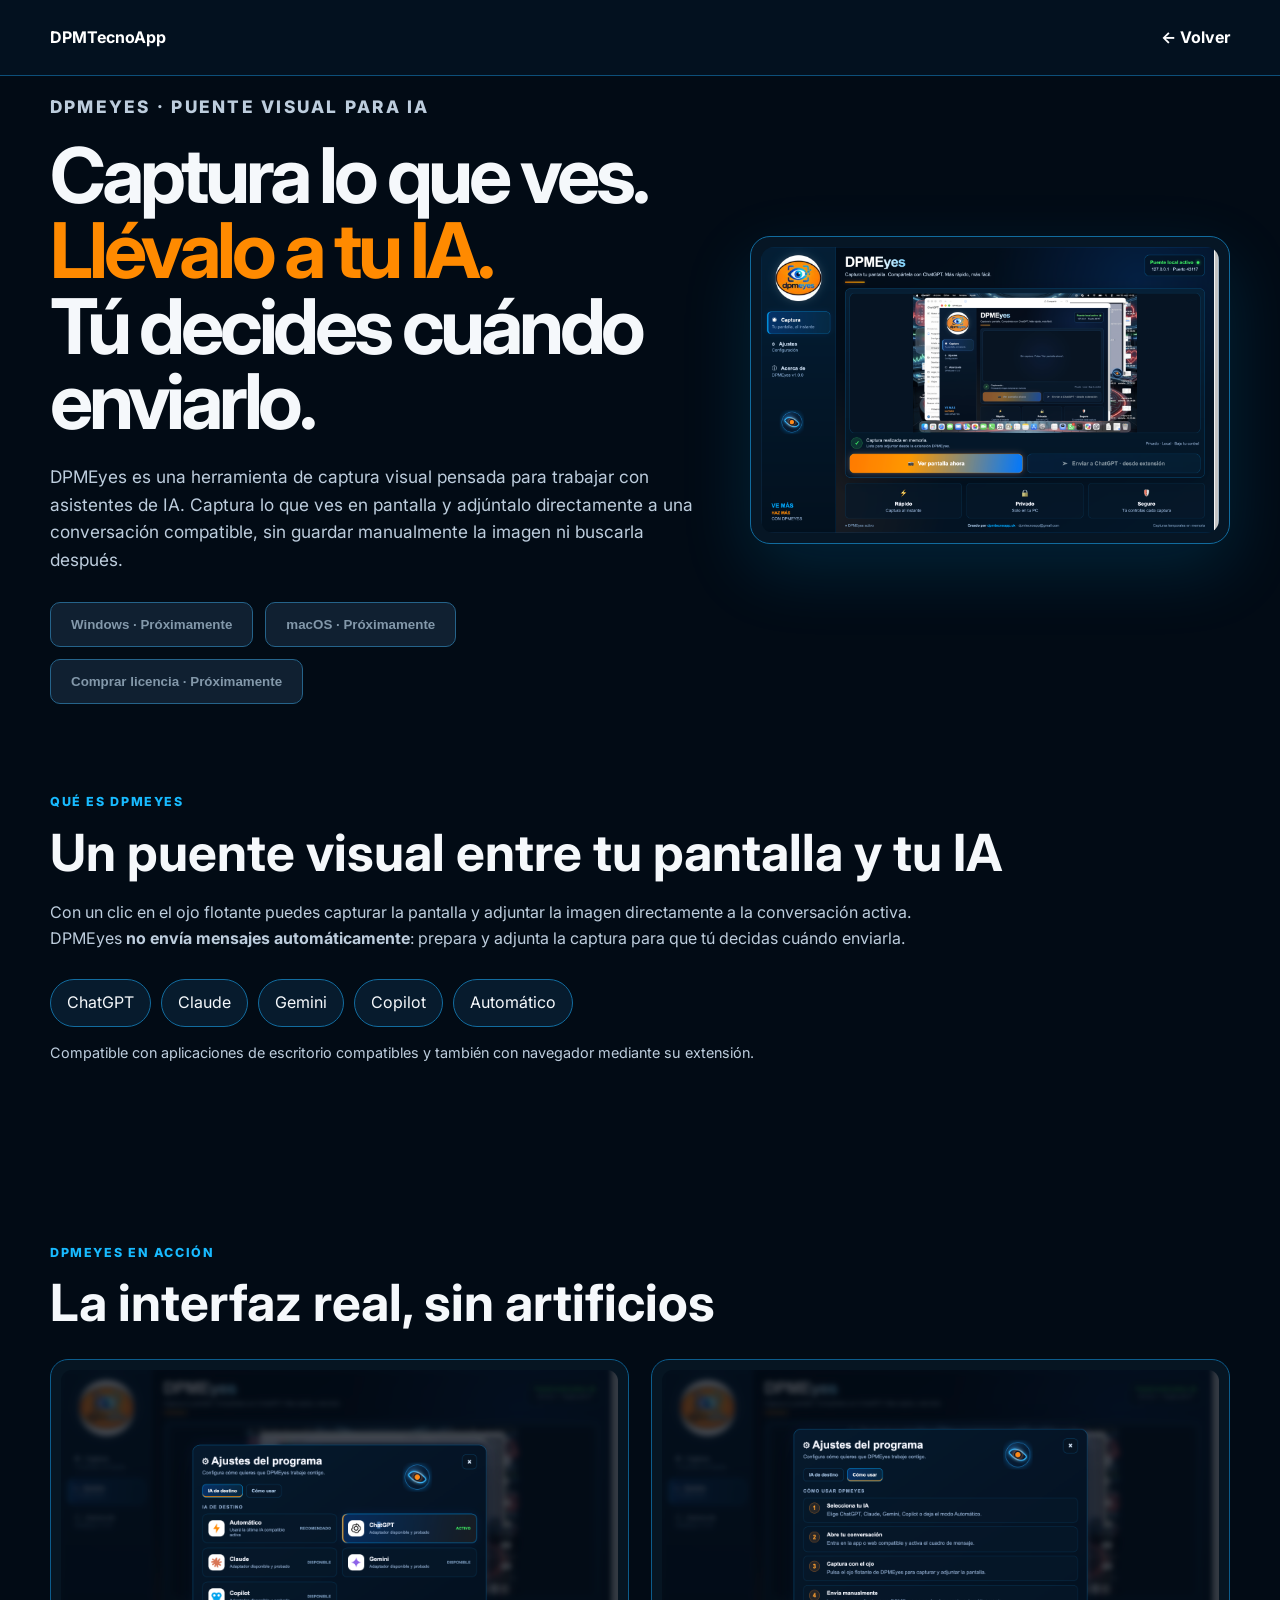
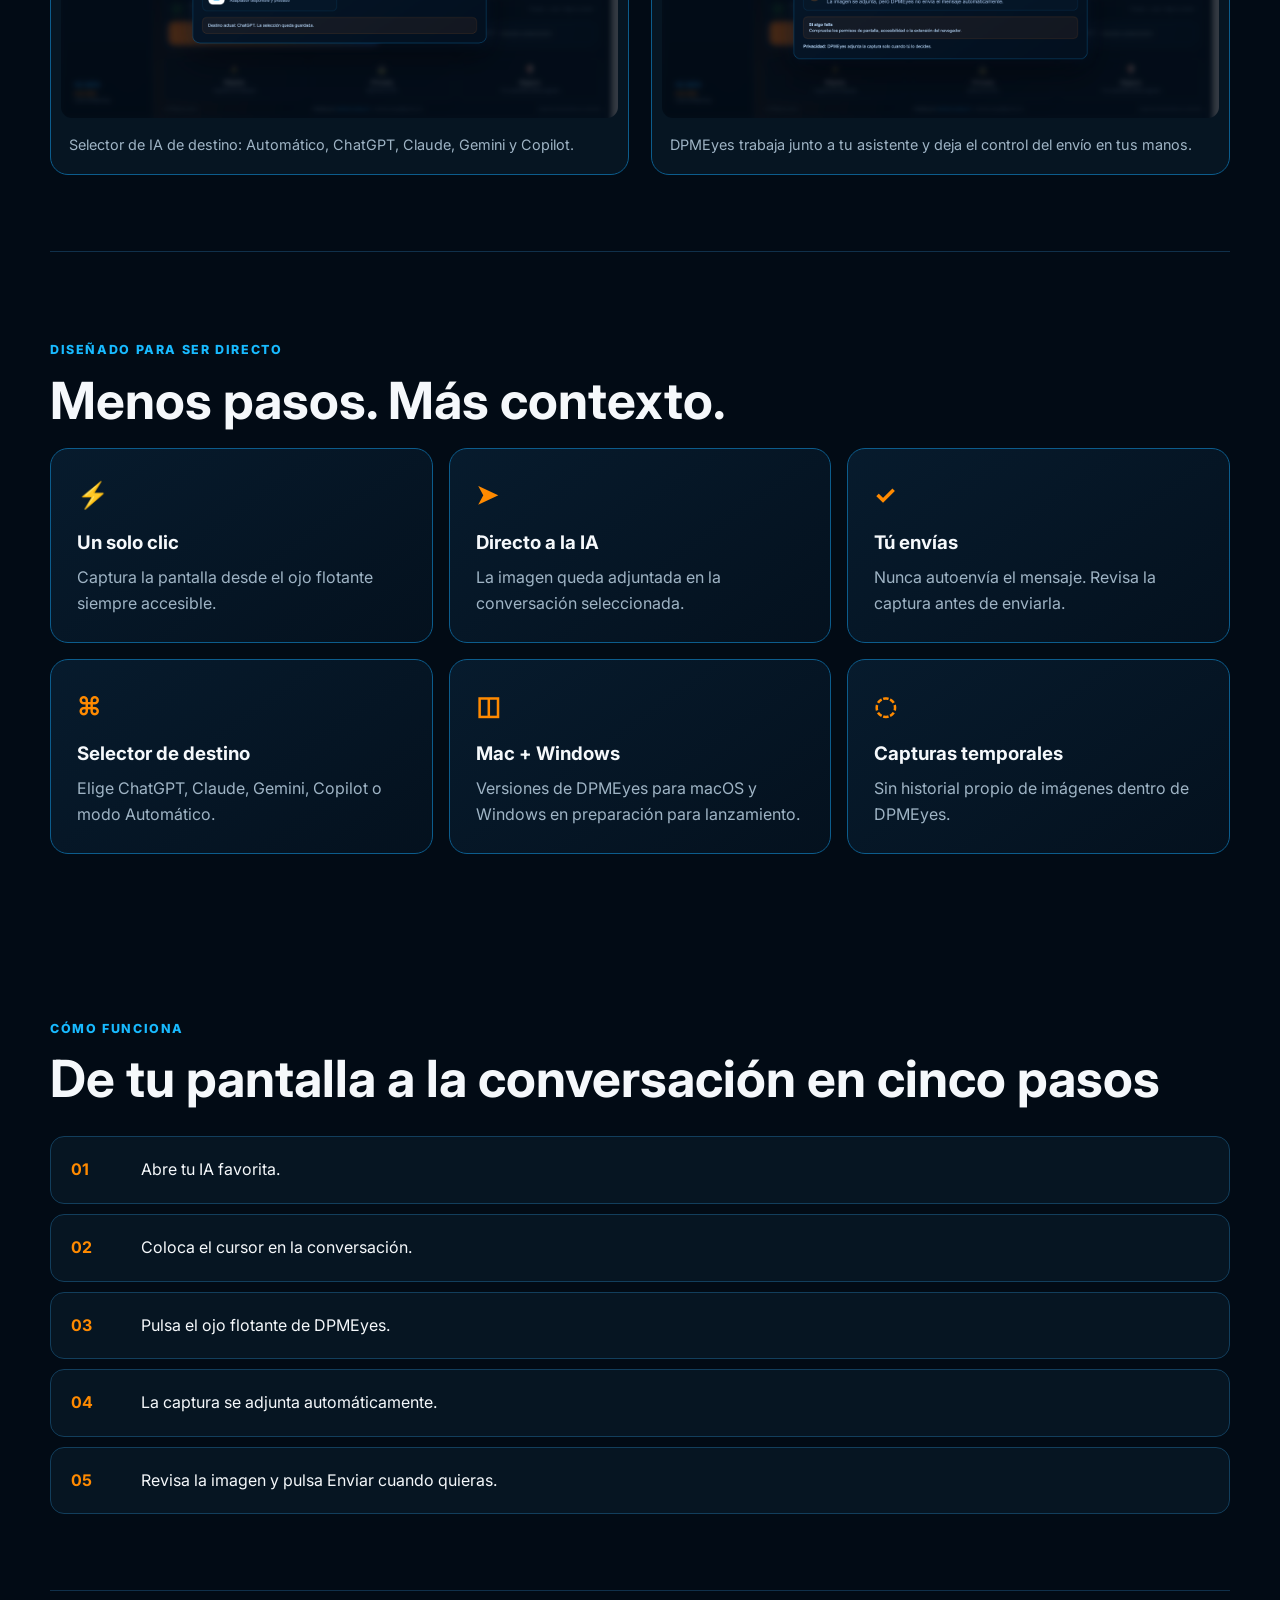
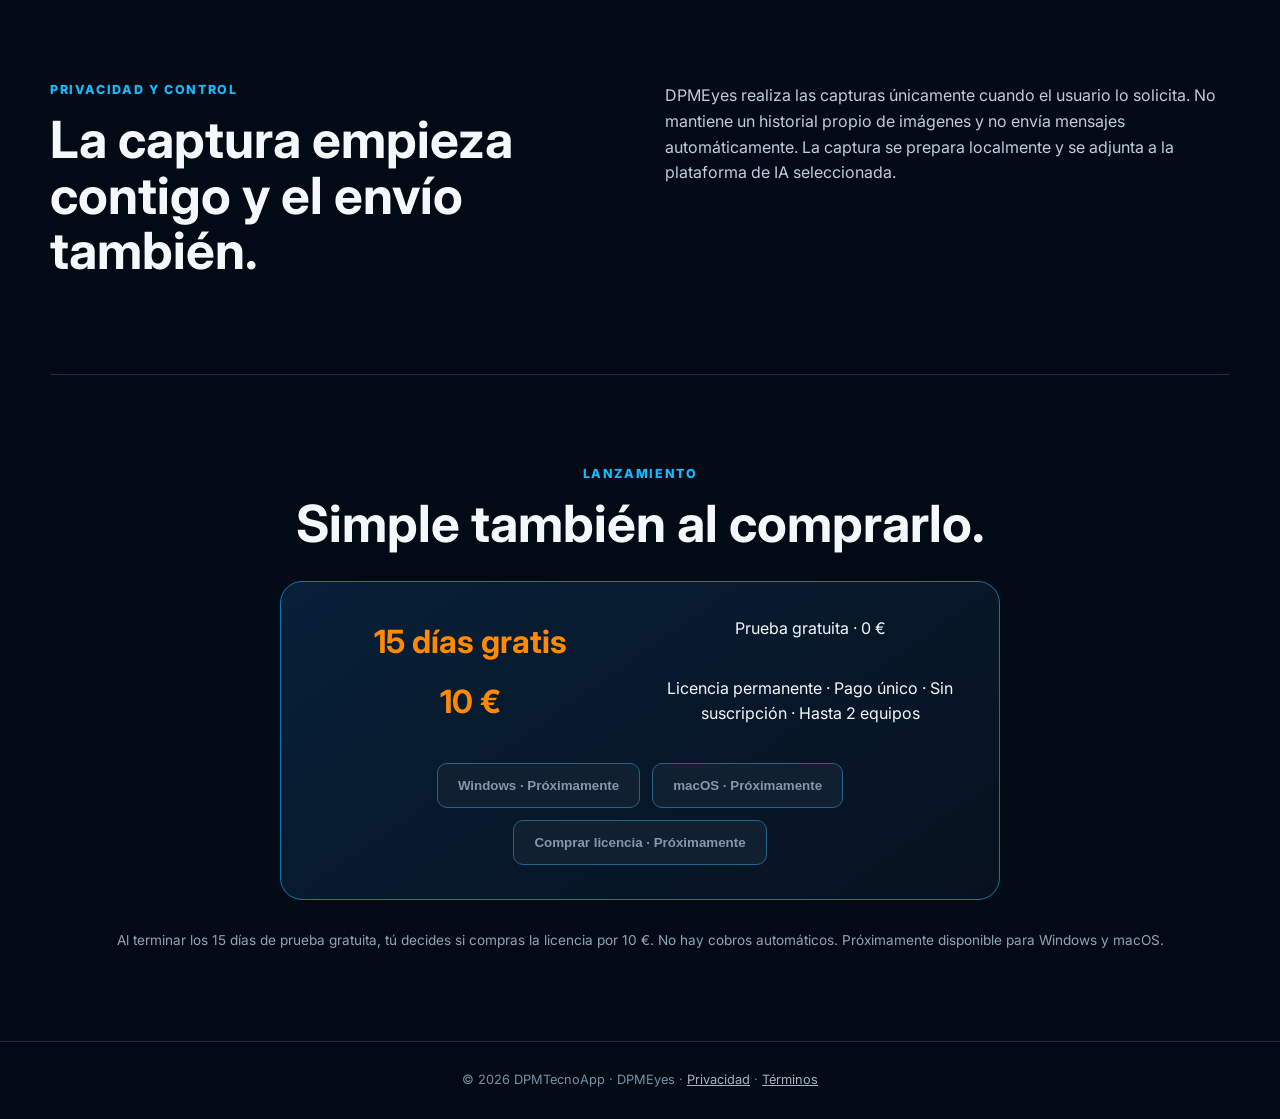
<file: dpmeyes.html>
<!doctype html><html lang="es"><head><meta charset="utf-8"><meta name="viewport" content="width=device-width,initial-scale=1"><meta name="description" content="DPMEyes, captura visual para trabajar con asistentes de IA."><title>DPMEyes | DPMTecnoApp</title><link rel="preconnect" href="https://fonts.googleapis.com"><link rel="preconnect" href="https://fonts.gstatic.com" crossorigin><link href="https://fonts.googleapis.com/css2?family=Inter:wght@400;500;600;700;800&display=swap" rel="stylesheet"><link rel="stylesheet" href="dpmeyes.css"></head><body><header><a href="index.html#proyectos">DPMTecnoApp</a><a href="index.html#proyectos">← Volver</a></header><main><section class="hero"><div><p class="tag">DPMEYES · PUENTE VISUAL PARA IA</p><h1>Captura lo que ves.<br><span>Llévalo a tu IA.</span><br>Tú decides cuándo enviarlo.</h1><p>DPMEyes es una herramienta de captura visual pensada para trabajar con asistentes de IA. Captura lo que ves en pantalla y adjúntalo directamente a una conversación compatible, sin guardar manualmente la imagen ni buscarla después.</p><div class="actions"><button data-dpmeyes-download-windows disabled>Windows · Próximamente</button><button data-dpmeyes-download-mac disabled>macOS · Próximamente</button><button data-dpmeyes-buy disabled>Comprar licencia · Próximamente</button></div></div><div class="hero-shot"><img src="assets/dpmeyes-imagenes/Captura%20de%20pantalla%202026-09-22%20a%20las%2018.02.40.png" alt="Ventana principal real de DPMEyes"></div></section><section class="intro"><p class="tag">QUÉ ES DPMEYES</p><h2>Un puente visual entre tu pantalla y tu IA</h2><p>Con un clic en el ojo flotante puedes capturar la pantalla y adjuntar la imagen directamente a la conversación activa. DPMEyes <strong>no envía mensajes automáticamente</strong>: prepara y adjunta la captura para que tú decidas cuándo enviarla.</p><div class="compat"><span>ChatGPT</span><span>Claude</span><span>Gemini</span><span>Copilot</span><span>Automático</span></div><p class="note">Compatible con aplicaciones de escritorio compatibles y también con navegador mediante su extensión.</p></section><section class="real-ui"><p class="tag">DPMEYES EN ACCIÓN</p><h2>La interfaz real, sin artificios</h2><div class="shot-grid"><figure><img src="assets/dpmeyes-imagenes/Captura%20de%20pantalla%202026-09-22%20a%20las%2018.02.53.png" alt="Configuración real de DPMEyes con selector de IA"><figcaption>Selector de IA de destino: Automático, ChatGPT, Claude, Gemini y Copilot.</figcaption></figure><figure><img src="assets/dpmeyes-imagenes/Captura%20de%20pantalla%202026-09-22%20a%20las%2020.45.02.png" alt="DPMEyes funcionando junto a una conversación de IA"><figcaption>DPMEyes trabaja junto a tu asistente y deja el control del envío en tus manos.</figcaption></figure></div></section><section class="features"><p class="tag">DISEÑADO PARA SER DIRECTO</p><h2>Menos pasos. Más contexto.</h2><div class="grid"><article><b>⚡</b><h3>Un solo clic</h3><p>Captura la pantalla desde el ojo flotante siempre accesible.</p></article><article><b>➤</b><h3>Directo a la IA</h3><p>La imagen queda adjuntada en la conversación seleccionada.</p></article><article><b>✓</b><h3>Tú envías</h3><p>Nunca autoenvía el mensaje. Revisa la captura antes de enviarla.</p></article><article><b>⌘</b><h3>Selector de destino</h3><p>Elige ChatGPT, Claude, Gemini, Copilot o modo Automático.</p></article><article><b>◫</b><h3>Mac + Windows</h3><p>Versiones de DPMEyes para macOS y Windows en preparación para lanzamiento.</p></article><article><b>◌</b><h3>Capturas temporales</h3><p>Sin historial propio de imágenes dentro de DPMEyes.</p></article></div></section><section class="how"><p class="tag">CÓMO FUNCIONA</p><h2>De tu pantalla a la conversación en cinco pasos</h2><ol><li><b>01</b><span>Abre tu IA favorita.</span></li><li><b>02</b><span>Coloca el cursor en la conversación.</span></li><li><b>03</b><span>Pulsa el ojo flotante de DPMEyes.</span></li><li><b>04</b><span>La captura se adjunta automáticamente.</span></li><li><b>05</b><span>Revisa la imagen y pulsa Enviar cuando quieras.</span></li></ol></section><section class="privacy"><div><p class="tag">PRIVACIDAD Y CONTROL</p><h2>La captura empieza contigo y el envío también.</h2></div><p>DPMEyes realiza las capturas únicamente cuando el usuario lo solicita. No mantiene un historial propio de imágenes y no envía mensajes automáticamente. La captura se prepara localmente y se adjunta a la plataforma de IA seleccionada.</p></section><section class="price" id="comprar"><p class="tag">LANZAMIENTO</p><h2>Simple también al comprarlo.</h2><div class="pricebox"><strong>15 días gratis</strong><span>Prueba gratuita · 0 €</span><strong>10 €</strong><span>Licencia permanente · Pago único · Sin suscripción · Hasta 2 equipos</span><div class="actions"><button data-dpmeyes-download-windows disabled>Windows · Próximamente</button><button data-dpmeyes-download-mac disabled>macOS · Próximamente</button><button data-dpmeyes-buy disabled>Comprar licencia · Próximamente</button></div></div><p class="future">Al terminar los 15 días de prueba gratuita, tú decides si compras la licencia por 10 €. No hay cobros automáticos. Próximamente disponible para Windows y macOS.</p></section></main><footer>© 2026 DPMTecnoApp · DPMEyes · <a href="dpmeyes-privacidad.html" style="color:#9fb4c5">Privacidad</a> · <a href="dpmeyes-terminos.html" style="color:#9fb4c5">Términos</a></footer><script src="dpmeyes-release-config.js"></script><script src="dpmeyes-release.js"></script></body></html>
</file>
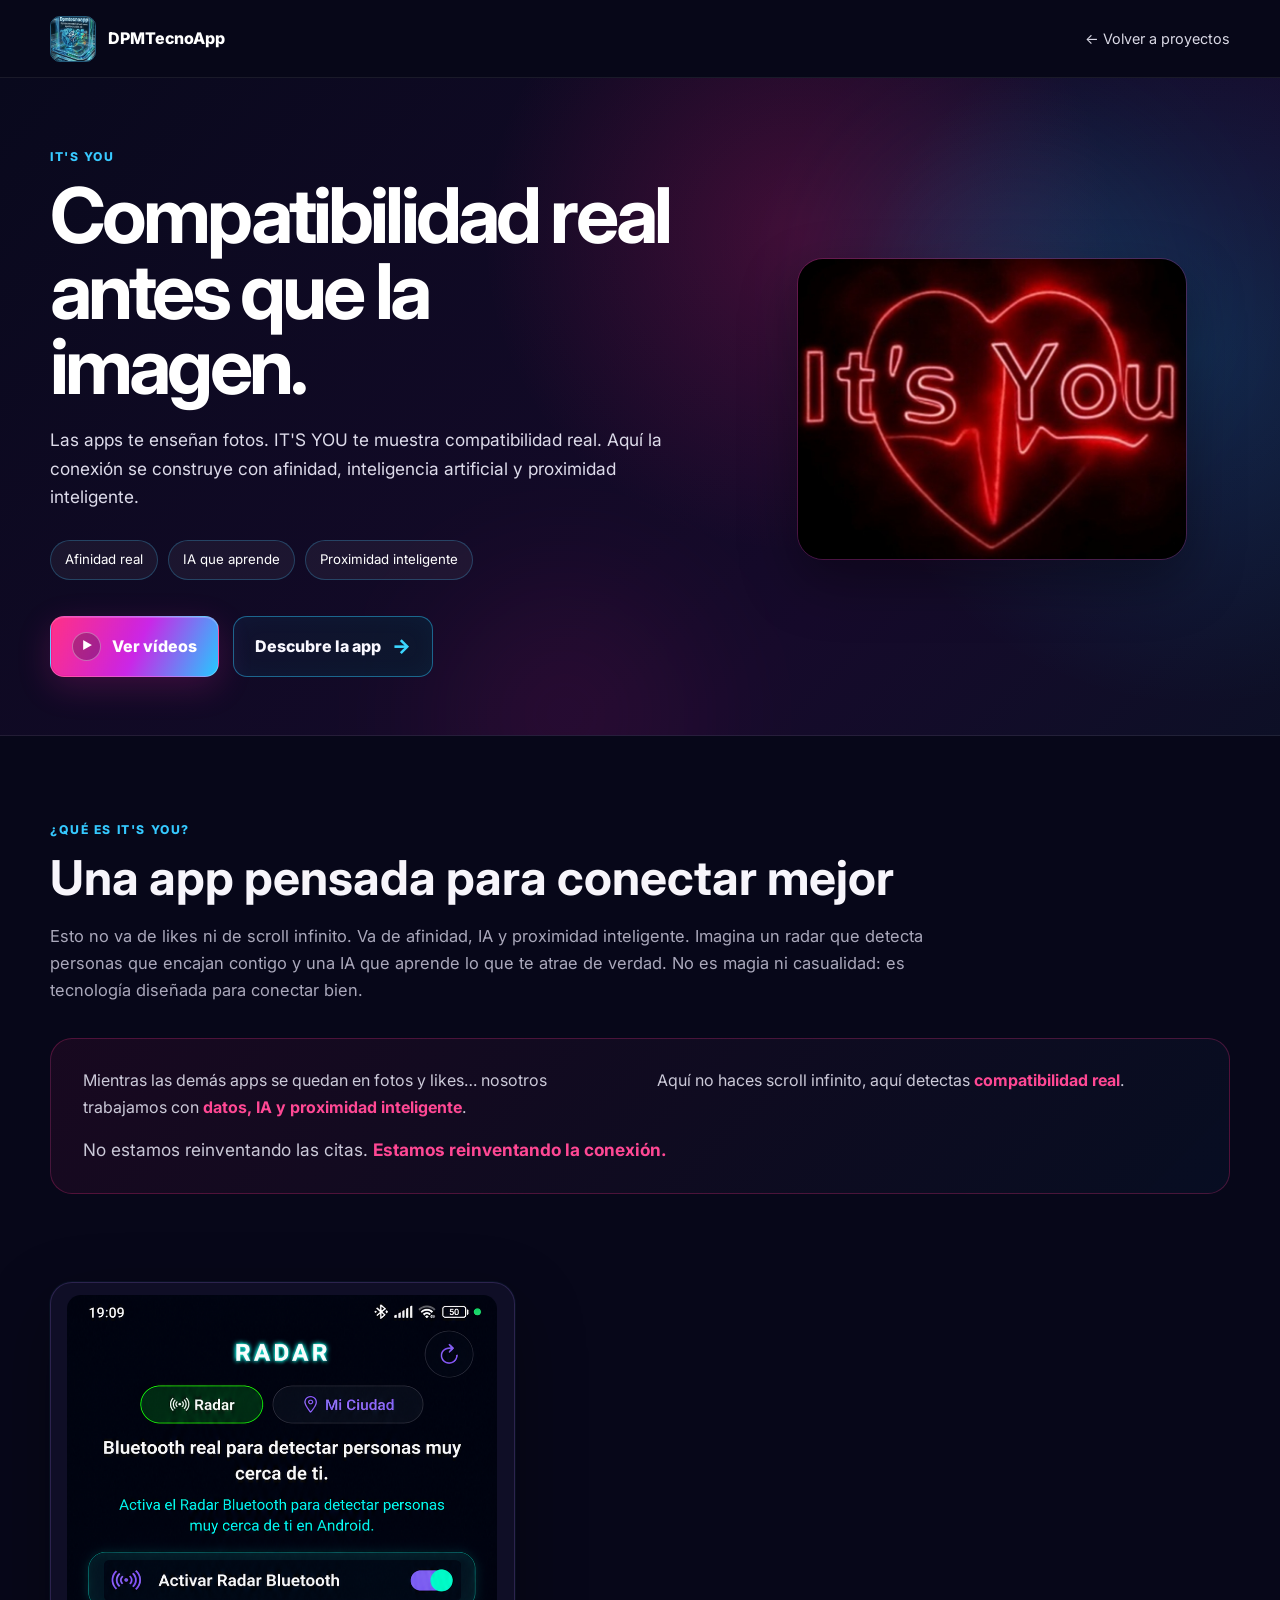
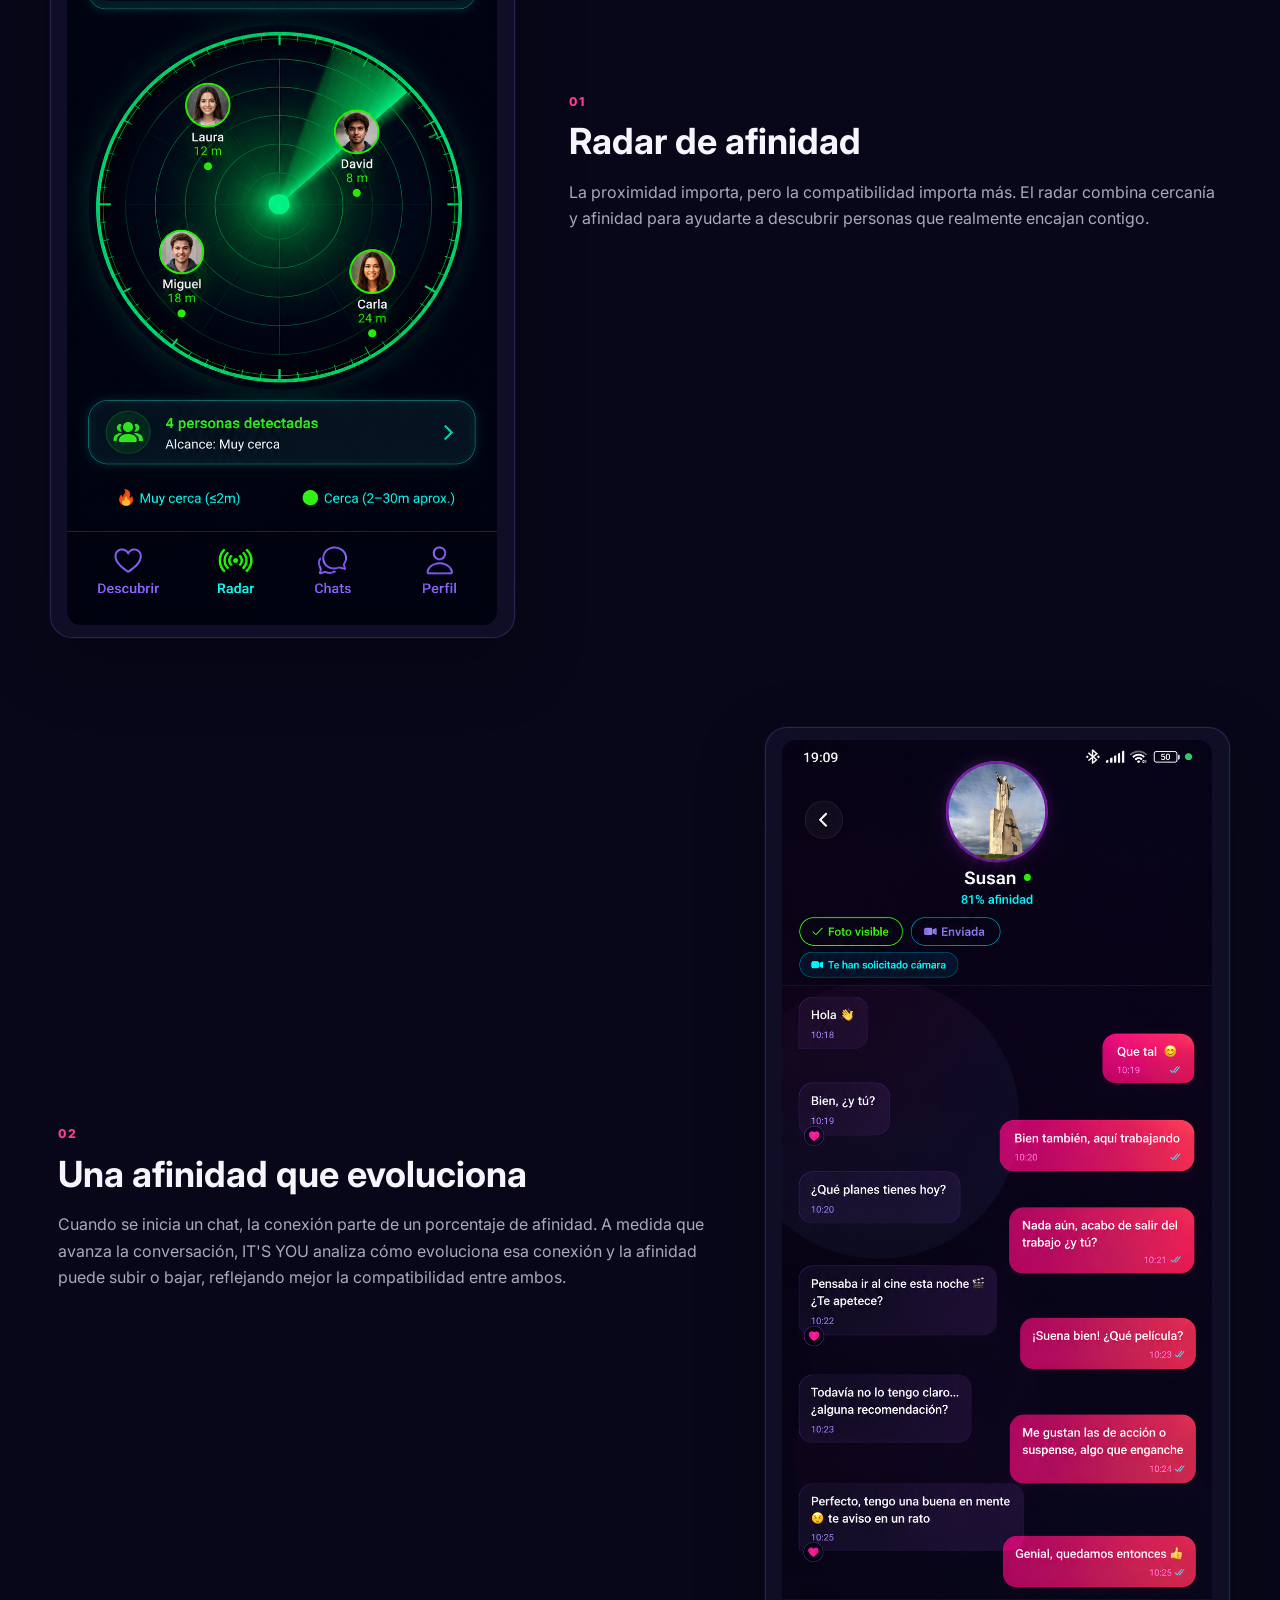
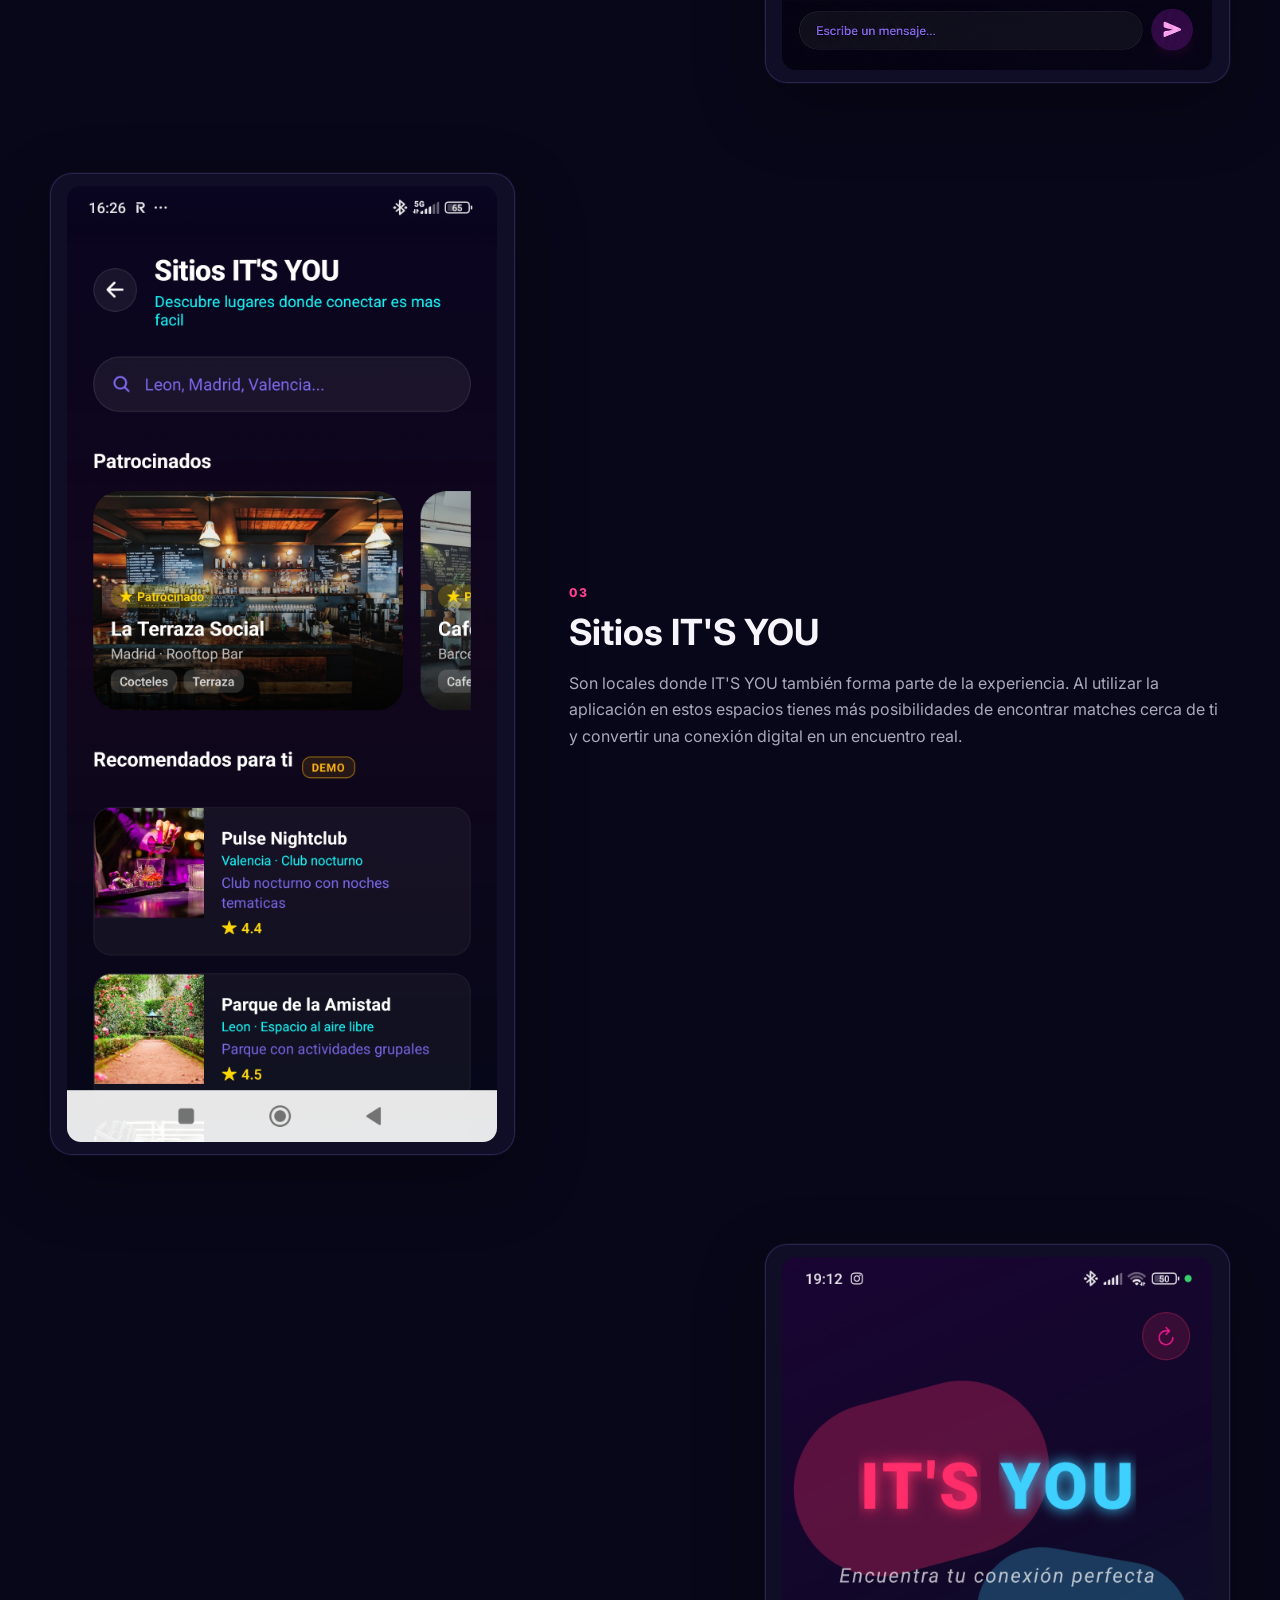
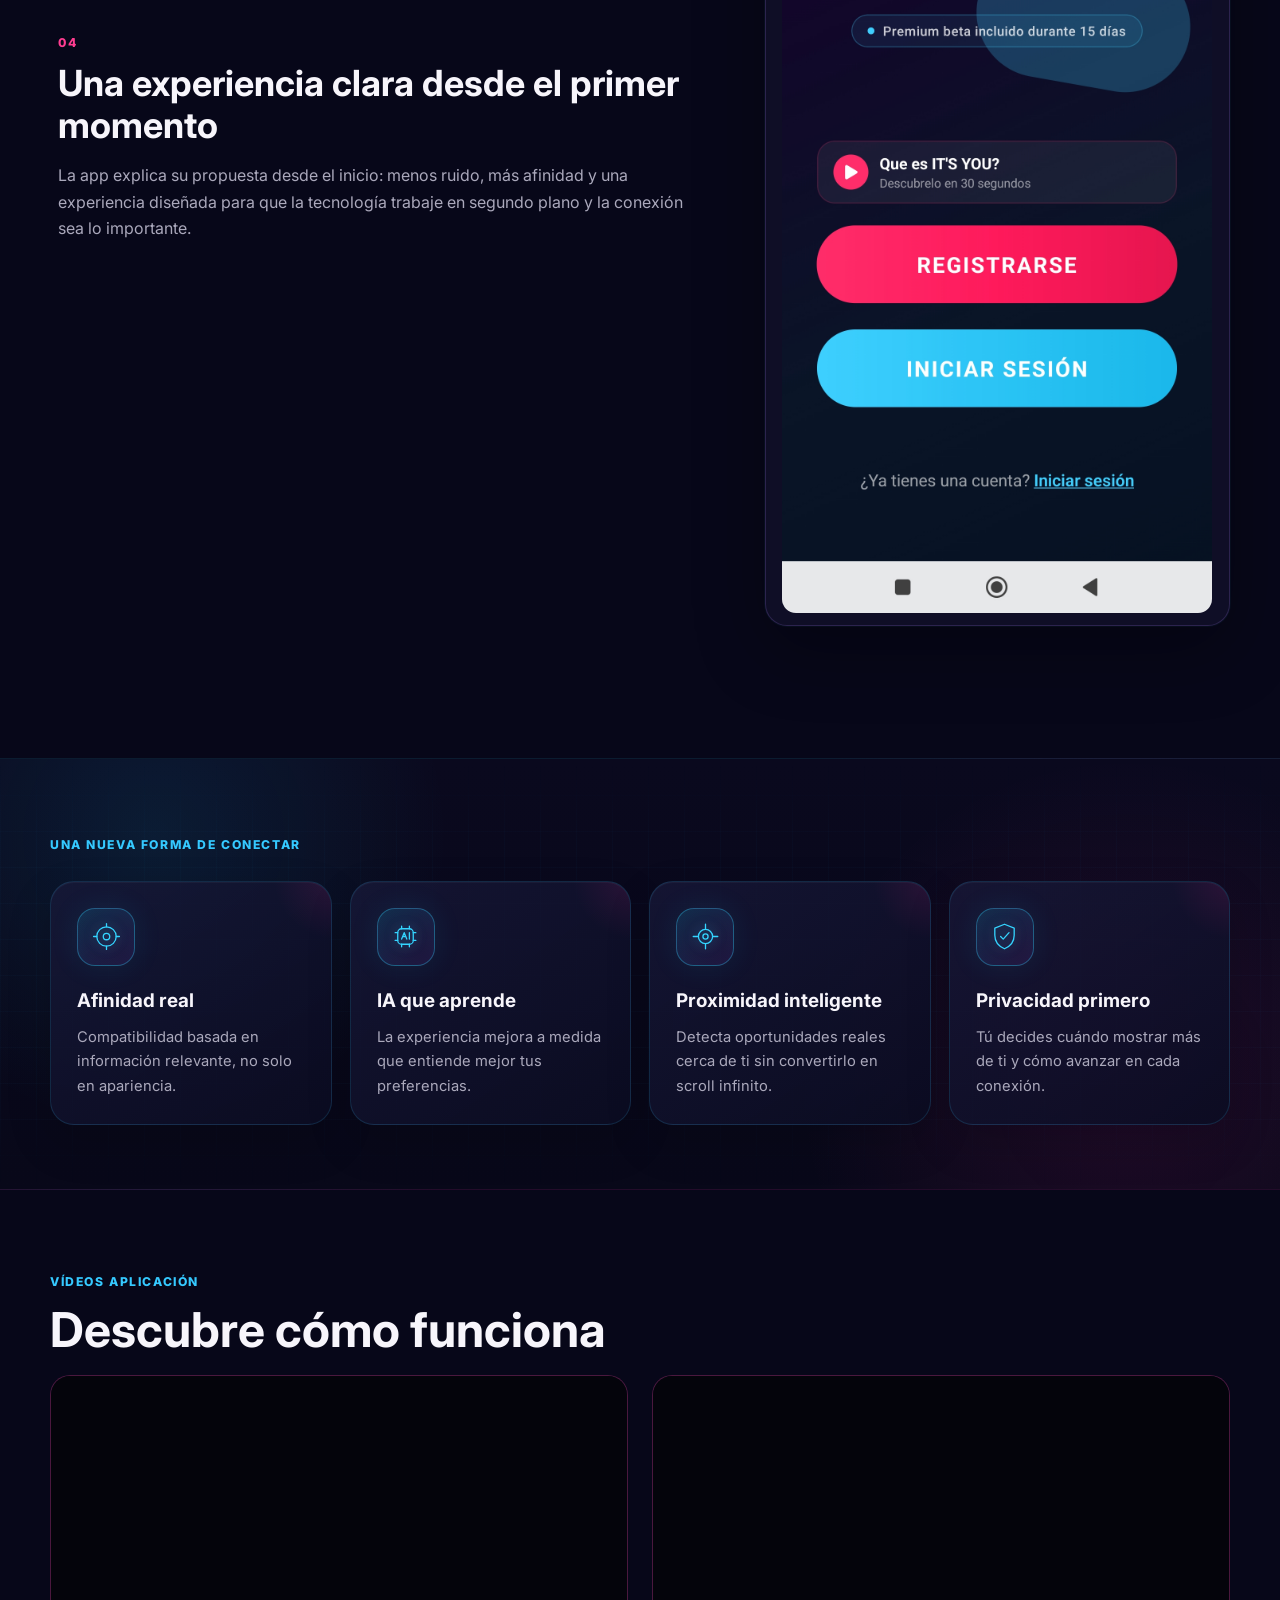
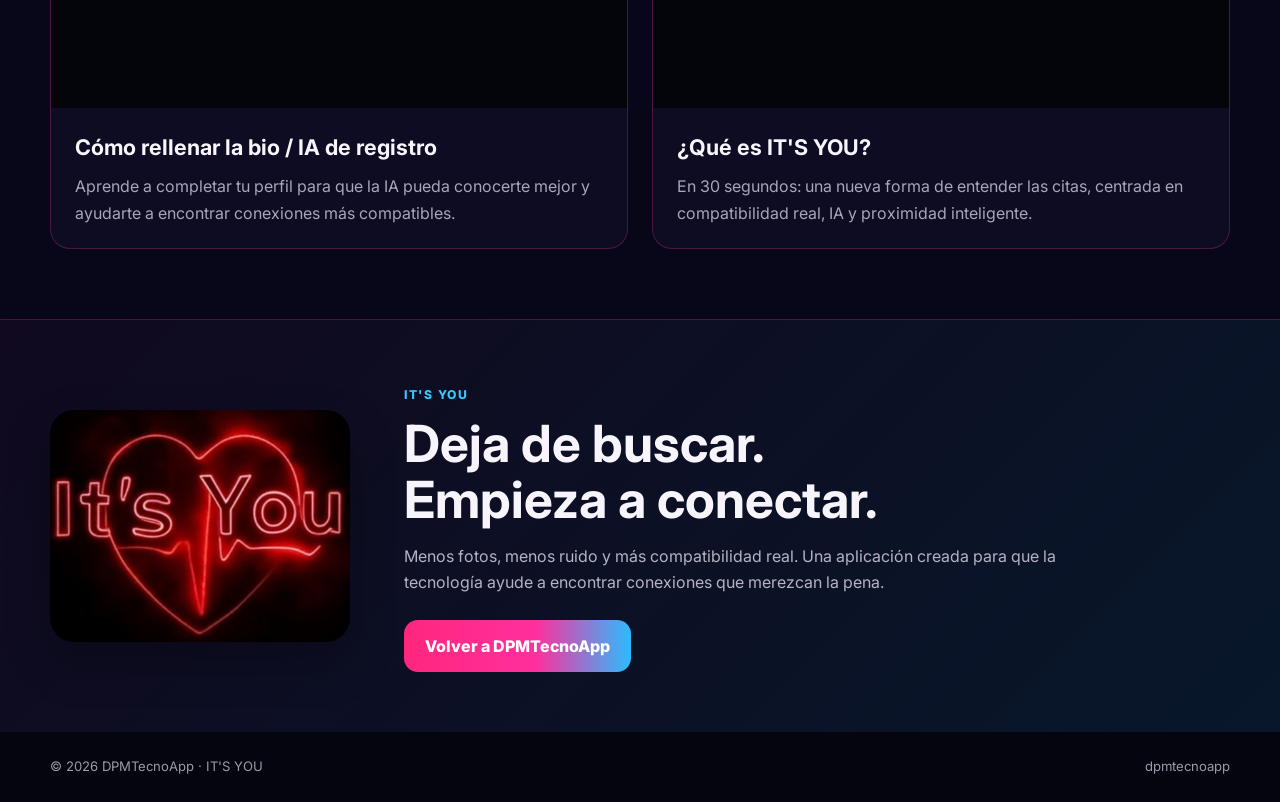
<file: itsyou.html>
<!doctype html><html lang="es"><head><meta charset="utf-8"><meta name="viewport" content="width=device-width,initial-scale=1"><meta name="description" content="IT'S YOU conecta personas mediante afinidad, IA y proximidad inteligente."><title>IT'S YOU | DPMTecnoApp</title><link rel="preconnect" href="https://fonts.googleapis.com"><link rel="preconnect" href="https://fonts.gstatic.com" crossorigin><link href="https://fonts.googleapis.com/css2?family=Inter:wght@400;500;600;700;800&display=swap" rel="stylesheet"><link rel="stylesheet" href="itsyou.css"><link rel="stylesheet" href="itsyou-motion-v2.css"></head><body><header class="its-header motion-header"><a class="back-brand" href="index.html#proyectos"><span class="dpm-mini"><img src="assets/app-image.png" alt=""></span><span>DPMTecnoApp</span></a><a class="back-link" href="index.html#proyectos">← Volver a proyectos</a></header><main><section class="its-hero"><div class="its-shell hero-grid"><div class="hero-copy"><span class="kicker hero-motion m1">IT'S YOU</span><h1 class="hero-motion m2">Compatibilidad real<br>antes que la imagen.</h1><p class="hero-motion m3">Las apps te enseñan fotos. IT'S YOU te muestra compatibilidad real. Aquí la conexión se construye con afinidad, inteligencia artificial y proximidad inteligente.</p><div class="hero-points hero-motion m4"><span>Afinidad real</span><span>IA que aprende</span><span>Proximidad inteligente</span></div><div class="hero-actions hero-motion m5"><a class="cta tech-video" href="#videos"><span class="play-tech" aria-hidden="true">▶</span><span>Ver vídeos</span></a><a class="cta tech-discover" href="#experiencia"><span>Descubre la app</span><span class="arrow-tech" aria-hidden="true">→</span></a></div></div><div class="hero-logo hero-media"><img src="assets/logo-itsyou.jpg" alt="Logo de IT'S YOU"></div></div></section><section class="intro its-shell reveal"><p class="section-label">¿QUÉ ES IT'S YOU?</p><h2>Una app pensada para conectar mejor</h2><p class="intro-text">Esto no va de likes ni de scroll infinito. Va de afinidad, IA y proximidad inteligente. Imagina un radar que detecta personas que encajan contigo y una IA que aprende lo que te atrae de verdad. No es magia ni casualidad: es tecnología diseñada para conectar bien.</p><div class="statement"><p>Mientras las demás apps se quedan en fotos y likes… nosotros trabajamos con <strong>datos, IA y proximidad inteligente</strong>.</p><p>Aquí no haces scroll infinito, aquí detectas <strong>compatibilidad real</strong>.</p><p class="closing-line">No estamos reinventando las citas. <strong>Estamos reinventando la conexión.</strong></p></div></section><section id="experiencia" class="story its-shell"><article class="story-row reveal"><div class="story-image product-shot"><img src="assets/itsyou-radar.png" alt="Radar de IT'S YOU"></div><div class="story-copy"><span class="step">01</span><h3>Radar de afinidad</h3><p>La proximidad importa, pero la compatibilidad importa más. El radar combina cercanía y afinidad para ayudarte a descubrir personas que realmente encajan contigo.</p></div></article><article class="story-row reverse reveal"><div class="story-image product-shot"><img src="assets/itsyou-chat.png" alt="Chat de IT'S YOU"></div><div class="story-copy"><span class="step">02</span><h3>Una afinidad que evoluciona</h3><p>Cuando se inicia un chat, la conexión parte de un porcentaje de afinidad. A medida que avanza la conversación, IT'S YOU analiza cómo evoluciona esa conexión y la afinidad puede subir o bajar, reflejando mejor la compatibilidad entre ambos.</p></div></article><article class="story-row reveal"><div class="story-image product-shot"><img src="assets/itsyou-sitios.jpg" alt="Sitios IT'S YOU"></div><div class="story-copy"><span class="step">03</span><h3>Sitios IT'S YOU</h3><p>Son locales donde IT'S YOU también forma parte de la experiencia. Al utilizar la aplicación en estos espacios tienes más posibilidades de encontrar matches cerca de ti y convertir una conexión digital en un encuentro real.</p></div></article><article class="story-row reverse reveal"><div class="story-image product-shot"><img src="assets/itsyou-inicio.jpg" alt="Pantalla de inicio de IT'S YOU"></div><div class="story-copy"><span class="step">04</span><h3>Una experiencia clara desde el primer momento</h3><p>La app explica su propuesta desde el inicio: menos ruido, más afinidad y una experiencia diseñada para que la tecnología trabaje en segundo plano y la conexión sea lo importante.</p></div></article></section><section class="pillars"><div class="its-shell reveal"><p class="section-label">UNA NUEVA FORMA DE CONECTAR</p><div class="pillars-grid"><article><span class="tech-icon" aria-hidden="true"><svg viewBox="0 0 48 48"><circle cx="24" cy="24" r="15"/><circle cx="24" cy="24" r="5"/><path d="M24 4v5M24 39v5M4 24h5M39 24h5"/></svg></span><h3>Afinidad real</h3><p>Compatibilidad basada en información relevante, no solo en apariencia.</p></article><article><span class="tech-icon" aria-hidden="true"><svg viewBox="0 0 48 48"><rect x="12" y="12" width="24" height="24" rx="6"/><path d="M18 28l4-10 4 10M20 24h4M30 18v10M8 18h4M8 30h4M36 18h4M36 30h4M18 8v4M30 8v4M18 36v4M30 36v4"/></svg></span><h3>IA que aprende</h3><p>La experiencia mejora a medida que entiende mejor tus preferencias.</p></article><article><span class="tech-icon" aria-hidden="true"><svg viewBox="0 0 48 48"><circle cx="24" cy="24" r="4"/><circle cx="24" cy="24" r="11"/><path d="M24 5v8M24 35v8M5 24h8M35 24h8"/></svg></span><h3>Proximidad inteligente</h3><p>Detecta oportunidades reales cerca de ti sin convertirlo en scroll infinito.</p></article><article><span class="tech-icon" aria-hidden="true"><svg viewBox="0 0 48 48"><path d="M24 5l15 6v11c0 10-6 17-15 21C15 39 9 32 9 22V11l15-6Z"/><path d="M18 24l4 4 9-10"/></svg></span><h3>Privacidad primero</h3><p>Tú decides cuándo mostrar más de ti y cómo avanzar en cada conexión.</p></article></div></div></section><section id="videos" class="videos its-shell reveal"><p class="section-label">VÍDEOS APLICACIÓN</p><h2>Descubre cómo funciona</h2><div class="video-grid"><article><div class="video-frame"><iframe src="https://www.youtube.com/embed/j6wRb83Rxc0" title="Cómo rellenar la bio / IA de registro" loading="lazy" allow="accelerometer; autoplay; clipboard-write; encrypted-media; gyroscope; picture-in-picture; web-share" allowfullscreen></iframe></div><div class="video-copy"><h3>Cómo rellenar la bio / IA de registro</h3><p>Aprende a completar tu perfil para que la IA pueda conocerte mejor y ayudarte a encontrar conexiones más compatibles.</p></div></article><article><div class="video-frame"><iframe src="https://www.youtube.com/embed/mjn2F3Y2K94" title="Qué es IT'S YOU" loading="lazy" allow="accelerometer; autoplay; clipboard-write; encrypted-media; gyroscope; picture-in-picture; web-share" allowfullscreen></iframe></div><div class="video-copy"><h3>¿Qué es IT'S YOU?</h3><p>En 30 segundos: una nueva forma de entender las citas, centrada en compatibilidad real, IA y proximidad inteligente.</p></div></article></div></section><section class="closing"><div class="its-shell closing-inner reveal"><img src="assets/logo-itsyou.jpg" alt="IT'S YOU"><div><span class="section-label">IT'S YOU</span><h2>Deja de buscar.<br>Empieza a conectar.</h2><p>Menos fotos, menos ruido y más compatibilidad real. Una aplicación creada para que la tecnología ayude a encontrar conexiones que merezcan la pena.</p><a class="cta pink" href="index.html#proyectos">Volver a DPMTecnoApp</a></div></div></section></main><footer class="its-footer"><div class="its-shell"><span>© 2026 DPMTecnoApp · IT'S YOU</span><a href="index.html">dpmtecnoapp</a></div></footer><script>const reduced=window.matchMedia('(prefers-reduced-motion: reduce)').matches;if(reduced){document.documentElement.classList.add('reduce-motion')}else{const observer=new IntersectionObserver(entries=>{entries.forEach(entry=>{if(entry.isIntersecting){entry.target.classList.add('is-visible');observer.unobserve(entry.target)}})},{threshold:.15,rootMargin:'0px 0px -8% 0px'});document.querySelectorAll('.reveal').forEach(el=>observer.observe(el));}</script></body></html>
</file>
<file: styles.css>
*{box-sizing:border-box}html{scroll-behavior:smooth}body{margin:0;background:#020911;color:#fff;font-family:Inter,Arial,sans-serif;line-height:1.55}a{color:inherit;text-decoration:none}button,input,textarea{font:inherit}.section-shell{width:min(1180px,calc(100% - 72px));margin:auto}.site-header{height:96px;display:grid;grid-template-columns:1fr auto 1fr;align-items:center;padding:0 max(32px,calc((100vw - 1180px)/2));border-bottom:1px solid #132331;background:#02070d;position:sticky;top:0;z-index:20}.brand{display:flex;align-items:center;gap:16px}.brand strong{font-size:1.22rem}.brand-mark{width:64px;height:76px;display:flex;align-items:center;justify-content:center;overflow:hidden;background:transparent}.brand-mark img{display:block;width:100%;height:100%;object-fit:contain;object-position:center}.brand-mark.small{width:42px;height:50px}.nav{display:flex;gap:44px}.nav a{font-size:.95rem}.menu-toggle{display:none;background:transparent;border:0;color:#fff;font-size:1.5rem}.btn{display:inline-flex;align-items:center;justify-content:center;border-radius:7px;padding:11px 22px;border:1px solid transparent;font-weight:600;cursor:pointer}.btn-primary{background:#0b9cf4;box-shadow:0 0 16px rgba(0,127,207,.38);color:#fff}.btn-outline{background:transparent;border-color:#1689d5;color:#fff}.btn-pink{background:#db1765;color:#fff}.header-contact{justify-self:end;font-weight:500}.hero{border-bottom:1px solid #142231}.hero-inner{width:min(1180px,calc(100% - 72px));margin:auto;display:grid;grid-template-columns:1.1fr .9fr;gap:40px;align-items:center;min-height:410px;padding:28px 0}.hero-copy{max-width:630px}.eyebrow{color:#00aef3;font-size:.78rem;letter-spacing:.11em;margin:0 0 10px;font-weight:700}.hero h1{font-size:4rem;line-height:1;margin:0 0 18px;letter-spacing:-.05em}.hero-text{font-size:1rem;color:#d7dde2;line-height:1.65;margin:0}.hero-actions{display:flex;gap:18px;margin-top:26px}.hero-media{min-height:360px;display:flex;align-items:center;justify-content:center;padding:0 8px}.hero-media img{display:block;width:auto;height:360px;max-width:100%;object-fit:contain;border-radius:18px;border:1px solid #1d3950;box-shadow:0 0 22px rgba(0,116,180,.17)}.hero-brand-reveal{position:relative;isolation:isolate;overflow:hidden;min-height:0;padding:0;border-radius:20px;background:#06121c;box-shadow:0 22px 60px rgba(0,0,0,.38),0 0 34px rgba(0,174,243,.1)}.hero-brand-reveal::before{content:"";position:absolute;z-index:2;inset:-35%;background:linear-gradient(110deg,transparent 42%,rgba(255,255,255,.04) 47%,rgba(81,224,255,.28) 50%,rgba(72,255,198,.14) 53%,transparent 58%);transform:translateX(-70%);animation:hero-scan 6s ease-in-out infinite;pointer-events:none}.hero-brand-reveal::after{content:"";position:absolute;z-index:1;inset:0;border:1px solid rgba(64,218,255,.2);border-radius:inherit;box-shadow:inset 0 0 28px rgba(0,174,243,.08);pointer-events:none}.hero-brand-reveal img{position:relative;z-index:0;width:100%;height:auto;aspect-ratio:16/9;object-fit:cover;border:0;border-radius:20px;box-shadow:none;animation:hero-awaken 1.4s cubic-bezier(.2,.7,.2,1) both,hero-breathe 7s ease-in-out 1.4s infinite}.hero-brand-glow{position:absolute;z-index:-1;width:68%;height:58%;border-radius:50%;background:radial-gradient(circle,rgba(0,184,255,.25),rgba(47,242,184,.1) 45%,transparent 72%);filter:blur(24px);animation:hero-pulse 4.8s ease-in-out infinite;pointer-events:none}@keyframes hero-awaken{from{opacity:0;filter:brightness(.28) saturate(.65);transform:scale(1.035)}to{opacity:1;filter:brightness(1) saturate(1);transform:scale(1)}}@keyframes hero-breathe{0%,100%{filter:brightness(.96) saturate(.98)}50%{filter:brightness(1.08) saturate(1.08)}}@keyframes hero-scan{0%,18%{transform:translateX(-72%)}58%,100%{transform:translateX(72%)}}@keyframes hero-pulse{0%,100%{opacity:.45;transform:scale(.92)}50%{opacity:.9;transform:scale(1.08)}}.projects{padding-top:30px;padding-bottom:28px}.projects h2,.what h2,.philosophy h2{font-weight:400;letter-spacing:-.02em}.projects h2{font-size:2rem;margin:0 0 18px}.project-grid{display:grid;grid-template-columns:1fr 1fr;gap:22px}.project-card{border:1px solid #273646;border-radius:13px;overflow:hidden;background:#07101a;box-shadow:0 0 22px rgba(0,84,132,.11);display:flex;flex-direction:column}.project-media{width:100%;aspect-ratio:2/1;background:transparent;border-bottom:1px solid #1c2c3a;overflow:hidden;padding:0}.project-media img{display:block;width:100%;height:100%;object-fit:contain;object-position:center}.project-body{padding:18px 18px 16px;background:linear-gradient(180deg,#07101a,#040a10);display:flex;flex-direction:column;flex:1}.project-body h3{font-size:1.08rem;line-height:1.35;margin:0 0 10px}.project-body p{font-size:.79rem;line-height:1.6;color:#eef1f3;margin:0 0 12px}.project-body strong{font-weight:700}.its-copy p{font-size:.76rem;line-height:1.5}.btn-small{padding:9px 16px;font-size:.8rem;align-self:flex-start}.store-row{display:flex;gap:10px;margin-top:auto;padding-top:16px}.store-badge{height:42px;min-width:132px;border:1px solid #686f75;border-radius:6px;background:#020305;padding:4px 9px;display:grid;grid-template-columns:26px 1fr;align-items:center;gap:6px;color:#fff}.store-badge>span:last-child{display:grid}.store-badge b{font-size:.4rem;font-weight:500;line-height:1.1}.store-badge em{font-size:.76rem;font-style:normal;line-height:1.1}.apple-mark{font-size:1.35rem;line-height:1}.play-mark{width:0;height:0;border-top:10px solid transparent;border-bottom:10px solid transparent;border-left:18px solid #fff;filter:drop-shadow(0 0 3px rgba(255,255,255,.18));margin-left:3px}.what{padding-top:4px;padding-bottom:24px}.what h2{font-size:1.75rem;line-height:1.35;margin:0 0 24px}.feature-grid{display:grid;grid-template-columns:repeat(4,1fr);padding-bottom:25px;border-bottom:1px solid #111d29}.feature-grid article{padding:0 28px;border-right:1px solid #1b2936}.feature-grid article:first-child{padding-left:0}.feature-grid article:last-child{border-right:0;padding-right:0}.feature-icon{width:48px;height:48px;display:flex;align-items:center;margin-bottom:9px}.feature-icon svg{width:42px;height:42px;fill:none;stroke:#00b8ff;stroke-width:2;stroke-linecap:round;stroke-linejoin:round;filter:drop-shadow(0 0 5px rgba(0,174,243,.22))}.feature-grid h3{font-size:.95rem;margin:0 0 7px}.feature-grid p{font-size:.76rem;color:#c3c8ce;line-height:1.65;margin:0}.philosophy{padding-top:12px;padding-bottom:28px;border-bottom:1px solid #13202c}.philosophy h2{font-size:1.75rem;line-height:1.28;margin:0}.footer{min-height:92px;display:grid;grid-template-columns:1fr auto 1fr;align-items:center;gap:20px;font-size:.73rem;color:#b9c0c7}.footer-brand{display:grid;grid-template-columns:auto 1fr;align-items:center;column-gap:12px;row-gap:2px;color:#fff}.footer-brand .brand-mark{grid-row:1/3}.footer-brand strong{font-size:.98rem}.socials{font-size:.8rem}.footer p{margin:0}.legal{justify-self:end;display:flex;gap:34px}.contact-dialog{width:min(560px,calc(100% - 28px));border:1px solid rgba(0,184,255,.4);border-radius:18px;background:#07131f;color:white;padding:0;box-shadow:0 0 60px rgba(0,184,255,.26)}.contact-dialog::backdrop{background:rgba(0,5,10,.72);backdrop-filter:blur(8px)}.dialog-close-row{display:flex;justify-content:flex-end}.close{margin:10px 12px 0;background:transparent;color:white;border:0;font-size:2rem;cursor:pointer}.dialog-content{padding:0 34px 34px}.contact-form{display:grid;gap:14px;margin:20px 0}.contact-form label{display:grid;gap:6px;color:#b9c7d3;font-size:.86rem}.contact-form input,.contact-form textarea{width:100%;border:1px solid #17354b;border-radius:8px;background:#0d2030;color:white;padding:12px}@media(max-width:900px){.site-header{height:82px;grid-template-columns:1fr auto;padding:0 18px}.brand{gap:10px}.brand strong{font-size:1rem}.brand-mark{width:48px;height:62px}.menu-toggle{display:block;justify-self:end}.nav{display:none;position:absolute;top:82px;left:0;right:0;background:#07131f;padding:22px;flex-direction:column;gap:18px;border-bottom:1px solid #15354c}.nav.open{display:flex}.header-contact{display:none}.hero-inner{width:calc(100% - 36px);grid-template-columns:1fr;padding:28px 0 34px;gap:20px}.hero-media{min-height:320px;order:-1}.hero-media img{height:320px;max-width:100%}.hero-brand-reveal img{height:auto}.hero h1{font-size:2.8rem}.hero-text br{display:none}.project-grid{grid-template-columns:1fr}.project-media{aspect-ratio:2/1}.feature-grid{grid-template-columns:1fr 1fr;gap:20px}.feature-grid article,.feature-grid article:first-child,.feature-grid article:last-child{border-right:0;border-bottom:1px solid #1b2936;padding:15px 0}.footer{height:auto;grid-template-columns:1fr;text-align:center;gap:18px;padding:26px 0}.footer-brand,.legal{justify-self:center}.legal{gap:22px}}@media(prefers-reduced-motion:reduce){.hero-brand-reveal::before,.hero-brand-reveal img,.hero-brand-glow{animation:none}}@media(max-width:560px){.section-shell{width:calc(100% - 28px)}.hero h1{font-size:2.35rem}.hero-actions{flex-direction:column;align-items:stretch}.hero-media{min-height:270px}.hero-media img{height:270px}.hero-brand-reveal img{height:auto}.projects h2{font-size:1.52rem}.project-media{aspect-ratio:2/1}.store-row{gap:7px;flex-wrap:wrap}.store-badge{min-width:0;flex:1}.its-copy p{font-size:.73rem}.feature-grid{grid-template-columns:1fr}.what h2,.philosophy h2{font-size:1.4rem}}
</file>
<file: autoctonos.css>
*{box-sizing:border-box}html{scroll-behavior:smooth}body{margin:0;background:#f5f1e8;color:#173328;font-family:Inter,Arial,sans-serif;line-height:1.65}a{text-decoration:none;color:inherit}img{max-width:100%;display:block}.auto-shell{width:min(1180px,calc(100% - 48px));margin:auto}.auto-header{height:78px;display:flex;align-items:center;justify-content:space-between;padding:0 max(24px,calc((100vw - 1180px)/2));background:#10291f;color:#fff;border-bottom:1px solid rgba(255,255,255,.08);position:sticky;top:0;z-index:20}.back-brand{display:flex;align-items:center;gap:12px;font-weight:800}.dpm-mini{width:46px;height:46px;border-radius:10px;overflow:hidden;border:1px solid #6da889;background:#0d2019}.dpm-mini img{width:100%;height:100%;object-fit:cover;transform:scale(1.35)}.back-link{font-size:.9rem;color:#d8e8df}.auto-hero{background:linear-gradient(135deg,#10291f 0%,#183d2d 58%,#a86422 150%);color:#fff;padding:64px 0 56px;border-bottom:1px solid rgba(0,0,0,.1)}.hero-grid{display:grid;grid-template-columns:1.15fr .85fr;gap:60px;align-items:center}.kicker,.section-label,.step{font-size:.76rem;letter-spacing:.13em;font-weight:800;text-transform:uppercase}.kicker{color:#e5b66f}.hero-copy h1{font-size:clamp(3.1rem,6vw,5.4rem);line-height:.97;margin:10px 0 22px;letter-spacing:-.05em}.hero-copy p{font-size:1.08rem;color:#e4ece7;max-width:690px}.hero-points{display:flex;gap:10px;flex-wrap:wrap;margin-top:28px}.hero-points span{border:1px solid rgba(255,255,255,.18);background:rgba(255,255,255,.06);border-radius:999px;padding:8px 14px;font-size:.83rem}.hero-logo{display:flex;justify-content:center}.hero-logo img{width:min(390px,100%);filter:drop-shadow(0 22px 32px rgba(0,0,0,.24))}.intro{padding:72px 0 38px}.section-label{color:#a75b18}.intro h2{font-size:clamp(2rem,4vw,3rem);line-height:1.1;margin:8px 0 18px;color:#173328}.intro-text{max-width:840px;color:#5d685f;font-size:1.02rem}.story{padding:20px 0 70px}.story-row{display:grid;grid-template-columns:1.18fr .82fr;gap:44px;align-items:center;padding:30px 0 62px}.story-row.reverse{grid-template-columns:.82fr 1.18fr}.story-row.reverse .story-image{order:2}.story-row.reverse .story-copy{order:1}.story-image{background:#fff;border-radius:22px;padding:12px;border:1px solid #d8d0c1;box-shadow:0 18px 45px rgba(58,45,24,.09);overflow:hidden}.story-image img{width:100%;height:auto;border-radius:14px}.story-copy{padding:14px 8px}.step{color:#b96d23}.story-copy h3{font-size:clamp(1.55rem,3vw,2.25rem);line-height:1.16;margin:8px 0 16px;color:#173328}.story-copy p{margin:0;color:#5d685f;font-size:1rem}.closing{background:#10291f;color:#fff;padding:60px 0}.closing-inner{display:grid;grid-template-columns:300px 1fr;gap:54px;align-items:center}.closing img{width:100%;filter:drop-shadow(0 18px 24px rgba(0,0,0,.22))}.closing .section-label{color:#e5b66f}.closing h2{font-size:clamp(2rem,4vw,3.2rem);line-height:1.08;margin:10px 0 16px}.closing p{color:#d8e5de;max-width:700px}.cta{display:inline-flex;margin-top:18px;padding:12px 20px;border-radius:8px;background:#b96d23;color:#fff;font-weight:700}.auto-footer{background:#0b1c15;color:#b9cbc0;padding:24px 0;font-size:.82rem}.auto-footer .auto-shell{display:flex;justify-content:space-between;gap:20px;align-items:center}@media(max-width:900px){.auto-header{height:70px}.back-link{font-size:.8rem}.hero-grid,.closing-inner,.story-row,.story-row.reverse{grid-template-columns:1fr}.hero-logo{order:-1}.hero-logo img{width:min(300px,72vw)}.story-row.reverse .story-image,.story-row.reverse .story-copy{order:initial}.story-row{gap:22px;padding-bottom:48px}.story-copy{padding:0 4px}.closing img{width:min(260px,70vw);margin:auto}.auto-footer .auto-shell{flex-direction:column;text-align:center}}@media(max-width:560px){.auto-shell{width:calc(100% - 28px)}.auto-header{padding:0 14px}.back-brand span:last-child{font-size:.92rem}.back-link{font-size:0}.back-link:after{content:'← Volver';font-size:.82rem}.auto-hero{padding:42px 0}.hero-copy h1{font-size:2.75rem}.intro{padding-top:48px}.story-image{padding:7px;border-radius:16px}.story-image img{border-radius:11px}.closing{padding:46px 0}.hero-points{gap:7px}.hero-points span{font-size:.75rem}}
.videos{padding:64px 0 80px}.videos h2{font-size:clamp(2rem,4vw,3rem);line-height:1.1;margin:8px 0 26px;color:#173328}.video-grid{display:grid;grid-template-columns:minmax(0,720px);justify-content:center}.video-grid article{border:1px solid #d8d0c1;border-radius:20px;overflow:hidden;background:#fff;box-shadow:0 18px 45px rgba(58,45,24,.09)}.video-frame{aspect-ratio:9/16;max-width:380px;margin:24px auto 0;background:#10291f;border-radius:14px;overflow:hidden}.video-frame iframe{width:100%;height:100%;border:0}.video-copy{padding:22px 24px;text-align:center}.video-copy h3{font-size:1.35rem;margin:0 0 8px;color:#173328}.video-copy p{margin:0;color:#5d685f}@media(max-width:560px){.videos{padding:48px 0 56px}.video-frame{margin:12px auto 0;width:calc(100% - 24px)}}
</file>
<file: dpmeyes.css>
*{box-sizing:border-box}html{scroll-behavior:smooth}body{margin:0;background:#020b15;color:#f5f8fb;font-family:Inter,Arial,sans-serif;line-height:1.6}header{height:76px;display:flex;align-items:center;justify-content:space-between;padding:0 max(24px,calc((100vw - 1180px)/2));border-bottom:1px solid #0d4f79;background:#03111f;position:sticky;top:0;z-index:10}header a{color:#fff;text-decoration:none;font-weight:700}.hero,.intro,.features,.how,.privacy,.price{width:min(1180px,calc(100% - 48px));margin:auto}.hero{min-height:620px;display:grid;grid-template-columns:1.15fr .85fr;align-items:center;gap:50px}.tag{color:#18baff;font-size:.78rem;letter-spacing:.13em;font-weight:800}.hero h1{font-size:clamp(3rem,6vw,5.5rem);line-height:.98;letter-spacing:-.055em;margin:12px 0 24px}.hero h1 span{color:#ff8a00}.hero p{max-width:720px;color:#bdcddd;font-size:1.08rem}.hero-shot{padding:10px;border:1px solid #116b9e;border-radius:20px;background:#061625;box-shadow:0 25px 70px rgba(0,174,255,.15)}.hero-shot img{width:100%;border-radius:13px;display:block}.real-ui{width:min(1180px,calc(100% - 48px));margin:auto;padding:76px 0}.real-ui h2{font-size:clamp(2rem,4vw,3.4rem);line-height:1.08;margin:8px 0 28px}.shot-grid{display:grid;grid-template-columns:1fr 1fr;gap:22px}.shot-grid figure{margin:0;padding:10px;border:1px solid #0c5c8c;border-radius:18px;background:#061522;overflow:hidden}.shot-grid img{width:100%;height:auto;display:block;border-radius:11px}.shot-grid figcaption{padding:15px 8px 8px;color:#9fb4c5;font-size:.9rem}.actions{display:flex;gap:12px;flex-wrap:wrap;margin-top:28px}.actions button{padding:14px 20px;border-radius:10px;border:1px solid #25638a;background:#102031;color:#8398aa;font-weight:800}.intro,.features,.how,.privacy,.price{padding:76px 0}.intro h2,.features h2,.how h2,.privacy h2,.price h2{font-size:clamp(2rem,4vw,3.4rem);line-height:1.08;margin:8px 0 20px}.intro>p:not(.tag){max-width:900px;color:#bdcddd}.compat{display:flex;gap:10px;flex-wrap:wrap;margin:28px 0 10px}.compat span{padding:10px 16px;border:1px solid #126c9f;border-radius:999px;background:#071b2d}.note{font-size:.9rem}.features{border-top:1px solid #10304a}.grid{display:grid;grid-template-columns:repeat(3,1fr);gap:16px}.grid article{padding:26px;border:1px solid #0c5c8c;border-radius:18px;background:linear-gradient(145deg,#071b2d,#04111e)}.grid b{font-size:1.6rem;color:#ff8a00}.grid h3{margin:12px 0 7px}.grid p{margin:0;color:#9fb4c5}.how ol{list-style:none;padding:0;margin:30px 0 0;display:grid;gap:10px}.how li{display:grid;grid-template-columns:70px 1fr;align-items:center;padding:20px;border:1px solid #123e5c;border-radius:14px;background:#061522}.how li b{color:#ff8a00}.privacy{display:grid;grid-template-columns:1fr 1fr;gap:50px;border-top:1px solid #10304a;border-bottom:1px solid #10304a}.privacy>p{color:#bdcddd}.price{text-align:center}.pricebox{max-width:720px;margin:30px auto;padding:34px;border:1px solid #1177ae;border-radius:22px;background:linear-gradient(145deg,#072038,#07111e);display:grid;grid-template-columns:1fr 1fr;gap:8px 30px}.pricebox strong{font-size:2rem;color:#ff8a00}.pricebox .actions{grid-column:1/-1;justify-content:center}.future{color:#8da5b7;font-size:.85rem}footer{border-top:1px solid #10304a;padding:28px;text-align:center;color:#7890a3;font-size:.8rem}@media(max-width:800px){.hero{grid-template-columns:1fr;padding:54px 0}.hero-shot{order:-1}.shot-grid{grid-template-columns:1fr}.grid{grid-template-columns:1fr}.privacy{grid-template-columns:1fr;gap:10px}.pricebox{grid-template-columns:1fr}.pricebox .actions{grid-column:auto}}
</file>
<file: itsyou.css>
*{box-sizing:border-box}html{scroll-behavior:smooth}body{margin:0;background:#070719;color:#f7f5fb;font-family:Inter,Arial,sans-serif;line-height:1.65}a{text-decoration:none;color:inherit}img{max-width:100%;display:block}:root{--motion-fast:180ms;--motion-medium:320ms;--motion-slow:600ms;--ease-standard:cubic-bezier(.2,.8,.2,1);--ease-enter:cubic-bezier(.16,1,.3,1);--ease-premium:cubic-bezier(.22,1,.36,1)}.its-shell{width:min(1180px,calc(100% - 48px));margin:auto}.its-header{height:78px;display:flex;align-items:center;justify-content:space-between;padding:0 max(24px,calc((100vw - 1180px)/2));background:rgba(8,8,25,.88);backdrop-filter:blur(14px);-webkit-backdrop-filter:blur(14px);color:#fff;border-bottom:1px solid rgba(255,255,255,.08);position:sticky;top:0;z-index:20}.motion-header{animation:headerIn 350ms var(--ease-premium) both}.back-brand{display:flex;align-items:center;gap:12px;font-weight:800}.dpm-mini{width:46px;height:46px;border-radius:10px;overflow:hidden;border:1px solid #255a7a;background:#08131e}.dpm-mini img{width:100%;height:100%;object-fit:cover;transform:scale(1.35)}.back-link{font-size:.9rem;color:#d9d8e5;transition:color var(--motion-fast) ease}.back-link:hover{color:#38c9ff}.its-hero{background:radial-gradient(circle at 78% 35%,rgba(16,189,255,.16),transparent 27%),radial-gradient(circle at 52% 20%,rgba(255,31,120,.2),transparent 31%),linear-gradient(135deg,#09091d 0%,#160a2b 58%,#071323 100%);color:#fff;padding:64px 0 58px;border-bottom:1px solid rgba(255,255,255,.08)}.hero-grid{display:grid;grid-template-columns:1.15fr .85fr;gap:60px;align-items:center}.kicker,.section-label,.step{font-size:.76rem;letter-spacing:.13em;font-weight:800;text-transform:uppercase}.kicker{color:#38c9ff}.hero-copy h1{font-size:clamp(3rem,6vw,5.2rem);line-height:.98;margin:10px 0 22px;letter-spacing:-.05em}.hero-copy p{font-size:1.08rem;color:#dddbea;max-width:690px}.hero-motion{opacity:0;transform:translateY(22px);animation:heroIn 620ms var(--ease-enter) forwards}.hero-motion.m1{animation-delay:140ms}.hero-motion.m2{animation-delay:200ms}.hero-motion.m3{animation-delay:310ms}.hero-motion.m4{animation-delay:400ms}.hero-motion.m5{animation-delay:520ms}.hero-points{display:flex;gap:10px;flex-wrap:wrap;margin-top:28px}.hero-points span{border:1px solid rgba(68,203,255,.25);background:rgba(255,255,255,.05);border-radius:999px;padding:8px 14px;font-size:.83rem}.hero-actions{display:flex;gap:14px;flex-wrap:wrap;margin-top:28px}.hero-logo{display:flex;justify-content:center}.hero-media{opacity:0;transform:translateY(14px) scale(.96);animation:mediaIn 700ms var(--ease-enter) 80ms forwards}.hero-logo img{width:min(390px,100%);border-radius:26px;box-shadow:0 22px 55px rgba(0,0,0,.35);border:1px solid rgba(255,62,151,.22);transition:transform 320ms var(--ease-enter),box-shadow 320ms ease}.hero-logo:hover img{transform:translateY(-4px) scale(1.01);box-shadow:0 28px 70px rgba(20,190,255,.12),0 20px 55px rgba(255,35,142,.1)}.cta{display:inline-flex;align-items:center;justify-content:center;gap:11px;margin-top:8px;padding:13px 21px;border-radius:14px;font-weight:800;transition:transform var(--motion-fast) var(--ease-standard),box-shadow 220ms ease,border-color 220ms ease}.cta:active{transform:translateY(0) scale(.975);transition-duration:80ms}.cta:focus-visible{outline:none;box-shadow:0 0 0 3px #070719,0 0 0 5px rgba(55,205,255,.82)}.cta.pink{background:linear-gradient(90deg,#ff267d,#ff2f9d 58%,#2bbcff);color:#fff}.tech-video{position:relative;overflow:hidden;color:#fff;background:linear-gradient(115deg,#ff1979 0%,#ca27e7 52%,#24c9ff 100%);border:1px solid rgba(255,255,255,.24);box-shadow:0 10px 34px rgba(238,34,167,.2),inset 0 1px rgba(255,255,255,.22)}.tech-video:after{content:'';position:absolute;inset:1px;border-radius:12px;background:linear-gradient(115deg,rgba(255,255,255,.1),transparent 45%);pointer-events:none}.play-tech{display:grid;place-items:center;width:29px;height:29px;border-radius:50%;background:rgba(4,5,24,.28);border:1px solid rgba(255,255,255,.34);font-size:.68rem;padding-left:2px;transition:transform 260ms cubic-bezier(.34,1.56,.64,1)}.tech-video:hover .play-tech{transform:scale(1.08)}.tech-discover{color:#f9f8ff;background:linear-gradient(120deg,rgba(17,19,48,.88),rgba(12,25,46,.88));border:1px solid rgba(43,201,255,.46);box-shadow:inset 0 0 24px rgba(27,183,255,.045)}.arrow-tech{color:#3bd6ff;font-size:1.25rem;transition:transform 220ms var(--ease-enter)}.tech-discover:hover .arrow-tech{transform:translateX(3px)}.tech-video:hover,.tech-discover:hover{transform:translateY(-2px);box-shadow:0 12px 36px rgba(31,190,255,.18)}.intro{padding:72px 0 42px}.section-label{color:#35c9ff}.intro h2,.videos h2{font-size:clamp(2rem,4vw,3rem);line-height:1.1;margin:8px 0 18px}.intro-text{max-width:900px;color:#aaa8bb;font-size:1.03rem}.statement{margin-top:34px;border:1px solid rgba(255,49,137,.25);border-radius:22px;background:linear-gradient(135deg,rgba(255,36,121,.07),rgba(29,183,255,.04));padding:28px 32px;display:grid;grid-template-columns:1fr 1fr;gap:16px 34px}.statement p{margin:0;color:#cbc9d8}.statement strong{color:#ff4894}.statement .closing-line{grid-column:1/-1;font-size:1.08rem}.reveal{opacity:0;transform:translateY(28px);transition:opacity 600ms var(--ease-enter),transform 600ms var(--ease-enter)}.reveal.is-visible{opacity:1;transform:translateY(0)}.story{padding:18px 0 70px}.story-row{display:grid;grid-template-columns:.82fr 1.18fr;gap:46px;align-items:center;padding:28px 0 62px}.story-row.reverse{grid-template-columns:1.18fr .82fr}.story-row.reverse .story-image{order:2}.story-row.reverse .story-copy{order:1}.story-image{background:#0f0e26;border-radius:22px;padding:12px;border:1px solid rgba(114,83,170,.3);box-shadow:0 18px 45px rgba(0,0,0,.22);overflow:hidden;display:flex;justify-content:center;transition:transform 320ms var(--ease-enter),border-color 320ms ease,box-shadow 320ms ease}.story-row:hover .story-image{transform:translateY(-4px);border-color:rgba(57,202,255,.3);box-shadow:0 24px 60px rgba(0,0,0,.28),0 0 36px rgba(38,190,255,.06)}.story-image img{width:min(430px,100%);height:auto;border-radius:14px}.story-copy{padding:14px 8px}.step{color:#ff3d91}.story-copy h3{font-size:clamp(1.55rem,3vw,2.25rem);line-height:1.16;margin:8px 0 16px}.story-copy p{margin:0;color:#aaa8bb;font-size:1rem}.pillars{position:relative;overflow:hidden;background:radial-gradient(circle at 12% 18%,rgba(24,199,255,.1),transparent 25%),radial-gradient(circle at 88% 76%,rgba(244,39,159,.1),transparent 28%),linear-gradient(180deg,#0a091e,#080819);border-top:1px solid rgba(45,205,255,.1);border-bottom:1px solid rgba(255,47,151,.1);padding:64px 0}.pillars:before{content:'';position:absolute;inset:0;background-image:linear-gradient(rgba(54,203,255,.025) 1px,transparent 1px),linear-gradient(90deg,rgba(54,203,255,.025) 1px,transparent 1px);background-size:36px 36px;mask-image:linear-gradient(to bottom,transparent,black 20%,black 80%,transparent);pointer-events:none}.pillars .its-shell{position:relative}.pillars-grid{display:grid;grid-template-columns:repeat(4,1fr);gap:18px;margin-top:26px}.pillars-grid article{position:relative;overflow:hidden;min-height:230px;border:1px solid rgba(58,199,255,.15);border-radius:24px;padding:26px;background:linear-gradient(145deg,rgba(24,25,57,.78),rgba(11,12,34,.88));box-shadow:inset 0 1px rgba(255,255,255,.04),0 18px 45px rgba(0,0,0,.16);transition:transform 260ms var(--ease-enter),border-color 260ms ease,box-shadow 260ms ease}.pillars-grid article:hover{transform:translateY(-5px);border-color:rgba(55,210,255,.3);box-shadow:0 20px 52px rgba(0,0,0,.25)}.pillars-grid article:after{content:'';position:absolute;width:130px;height:130px;border-radius:50%;right:-70px;top:-70px;background:radial-gradient(circle,rgba(255,40,151,.12),transparent 68%);pointer-events:none}.tech-icon{display:grid;place-items:center;width:58px;height:58px;border-radius:18px;background:linear-gradient(145deg,rgba(25,211,255,.12),rgba(212,33,230,.08));border:1px solid rgba(50,211,255,.34);box-shadow:0 0 30px rgba(38,195,255,.09),inset 0 0 18px rgba(34,193,255,.04);transition:transform 260ms cubic-bezier(.34,1.56,.64,1)}.pillars-grid article:hover .tech-icon{transform:scale(1.06)}.tech-icon svg{width:31px;height:31px;fill:none;stroke:#35d4ff;stroke-width:2;stroke-linecap:round;stroke-linejoin:round;filter:drop-shadow(0 0 6px rgba(42,208,255,.3))}.pillars-grid h3{margin:19px 0 9px;font-size:1.18rem}.pillars-grid p{margin:0;color:#aaa8bb;font-size:.92rem}.videos{padding:70px 0}.video-grid{display:grid;grid-template-columns:1fr 1fr;gap:24px}.video-grid article{border:1px solid rgba(255,61,145,.25);border-radius:20px;overflow:hidden;background:#0d0c23;transition:transform 260ms var(--ease-enter),border-color 260ms ease,box-shadow 260ms ease}.video-grid article:hover{transform:translateY(-4px);border-color:rgba(55,210,255,.28);box-shadow:0 18px 48px rgba(0,0,0,.22)}.video-frame{aspect-ratio:16/9;background:#04040b}.video-frame iframe{width:100%;height:100%;border:0}.video-copy{padding:22px 24px}.video-copy h3{font-size:1.35rem;margin:0 0 8px}.video-copy p{margin:0;color:#a8a6b7}.closing{background:linear-gradient(135deg,#10091f,#08172a);padding:60px 0;border-top:1px solid rgba(255,47,142,.24)}.closing-inner{display:grid;grid-template-columns:300px 1fr;gap:54px;align-items:center}.closing img{width:100%;border-radius:24px;box-shadow:0 20px 45px rgba(0,0,0,.28)}.closing h2{font-size:clamp(2rem,4vw,3.2rem);line-height:1.08;margin:10px 0 16px}.closing p{color:#b5b3c3;max-width:700px}.its-footer{background:#050510;color:#9c9aaa;padding:24px 0;font-size:.82rem}.its-footer .its-shell{display:flex;justify-content:space-between;gap:20px;align-items:center}@keyframes headerIn{from{opacity:0;transform:translateY(-8px)}to{opacity:1;transform:none}}@keyframes heroIn{to{opacity:1;transform:translateY(0)}}@keyframes mediaIn{to{opacity:1;transform:translateY(0) scale(1)}}@media(max-width:900px){.its-header{height:70px}.back-link{font-size:.8rem}.hero-grid,.closing-inner,.story-row,.story-row.reverse{grid-template-columns:1fr}.hero-logo{order:-1}.hero-logo img{width:min(300px,72vw)}.story-row.reverse .story-image,.story-row.reverse .story-copy{order:initial}.story-row{gap:22px;padding-bottom:48px}.story-copy{padding:0 4px}.statement{grid-template-columns:1fr}.statement .closing-line{grid-column:auto}.pillars-grid{grid-template-columns:1fr 1fr}.video-grid{grid-template-columns:1fr}.closing img{width:min(260px,70vw);margin:auto}.its-footer .its-shell{flex-direction:column;text-align:center}}@media(max-width:560px){.its-shell{width:calc(100% - 28px)}.its-header{padding:0 14px;backdrop-filter:blur(10px);-webkit-backdrop-filter:blur(10px)}.back-brand span:last-child{font-size:.92rem}.back-link{font-size:0}.back-link:after{content:'← Volver';font-size:.82rem}.its-hero{padding:42px 0}.hero-copy h1{font-size:2.6rem}.intro{padding-top:48px}.statement{padding:22px 20px}.story-image{padding:7px;border-radius:16px}.story-image img{border-radius:11px}.pillars{padding:52px 0}.pillars-grid{grid-template-columns:1fr;gap:14px}.pillars-grid article{min-height:0;padding:24px 22px}.tech-icon{width:54px;height:54px;border-radius:17px}.hero-actions{display:grid;grid-template-columns:1fr 1fr;gap:10px}.hero-actions .cta{margin-top:0;padding:13px 12px;font-size:.9rem}.play-tech{width:27px;height:27px}.closing{padding:46px 0}.hero-points{gap:7px}.hero-points span{font-size:.75rem}}@media(prefers-reduced-motion:reduce){html{scroll-behavior:auto}.motion-header,.hero-motion,.hero-media{animation:none!important;opacity:1!important;transform:none!important}.reveal{opacity:1!important;transform:none!important;transition:none!important}.story-image,.pillars-grid article,.tech-icon,.cta,.hero-logo img,.video-grid article,.play-tech,.arrow-tech{transition:none!important}.story-row:hover .story-image,.pillars-grid article:hover,.hero-logo:hover img,.video-grid article:hover,.tech-video:hover,.tech-discover:hover{transform:none!important}}.reduce-motion .reveal{opacity:1;transform:none}
</file>
<file: itsyou-motion-v2.css>
.its-hero{position:relative;overflow:hidden;background-size:120% 120%;animation:heroAmbient 9s ease-in-out infinite alternate}.its-hero:before,.its-hero:after{content:'';position:absolute;border-radius:50%;filter:blur(70px);pointer-events:none;opacity:.32}.its-hero:before{width:320px;height:320px;right:8%;top:8%;background:rgba(44,203,255,.32);animation:orbFloatA 7s ease-in-out infinite alternate}.its-hero:after{width:260px;height:260px;left:34%;bottom:-110px;background:rgba(255,39,147,.28);animation:orbFloatB 8s ease-in-out infinite alternate}.hero-grid{position:relative;z-index:1}.hero-motion{transform:translateY(38px);filter:blur(5px);animation-duration:760ms}.hero-motion.m1{animation-delay:120ms}.hero-motion.m2{animation-delay:210ms}.hero-motion.m3{animation-delay:340ms}.hero-motion.m4{animation-delay:470ms}.hero-motion.m5{animation-delay:610ms}.hero-media{transform:translateY(28px) scale(.92) rotate(1deg);animation-duration:900ms}.hero-logo{position:relative}.hero-logo:before{content:'';position:absolute;inset:10%;border-radius:35%;background:radial-gradient(circle,rgba(35,207,255,.24),rgba(255,44,153,.13) 46%,transparent 72%);filter:blur(32px);animation:logoPulse 3.8s ease-in-out infinite;z-index:-1}.hero-logo img{animation:logoFloat 5s ease-in-out 1s infinite}.story-row.reveal{opacity:0;transform:translate3d(-64px,24px,0) scale(.975);transition:opacity 720ms var(--ease-enter),transform 780ms var(--ease-enter)}.story-row.reverse.reveal{transform:translate3d(64px,24px,0) scale(.975)}.story-row.reveal.is-visible,.story-row.reverse.reveal.is-visible{opacity:1;transform:translate3d(0,0,0) scale(1)}.story-row .story-image{box-shadow:0 24px 70px rgba(0,0,0,.32),0 0 0 1px rgba(60,210,255,.05)}.story-row.is-visible .story-image{animation:shotSettle 900ms cubic-bezier(.16,1,.3,1) both}.story-row.is-visible .story-copy{animation:copySettle 760ms cubic-bezier(.16,1,.3,1) 110ms both}.intro.reveal,.videos.reveal,.closing-inner.reveal,.pillars .reveal{transform:translateY(44px) scale(.985);transition:opacity 700ms var(--ease-enter),transform 760ms var(--ease-enter)}.intro.reveal.is-visible,.videos.reveal.is-visible,.closing-inner.reveal.is-visible,.pillars .reveal.is-visible{transform:translateY(0) scale(1)}.pillars-grid article{transform:translateY(0);transition:transform 300ms var(--ease-enter),border-color 300ms ease,box-shadow 300ms ease,background 300ms ease}.pillars-grid article:hover{transform:translateY(-9px) scale(1.015);background:linear-gradient(145deg,rgba(30,35,76,.92),rgba(15,16,42,.95));box-shadow:0 26px 64px rgba(0,0,0,.34),0 0 40px rgba(37,201,255,.09)}.pillars-grid article:hover .tech-icon{transform:scale(1.12) rotate(-2deg)}.video-grid article:hover{transform:translateY(-8px) scale(1.01);box-shadow:0 26px 60px rgba(0,0,0,.3),0 0 32px rgba(255,45,150,.08)}.tech-video:hover,.tech-discover:hover{transform:translateY(-4px) scale(1.02)}.tech-video:hover{box-shadow:0 16px 42px rgba(255,40,157,.23),0 0 26px rgba(46,205,255,.16)}.tech-discover:hover{box-shadow:0 14px 36px rgba(31,190,255,.2),inset 0 0 30px rgba(35,203,255,.06)}.statement{transition:transform 320ms var(--ease-enter),box-shadow 320ms ease,border-color 320ms ease}.statement:hover{transform:translateY(-5px);border-color:rgba(255,70,160,.38);box-shadow:0 22px 58px rgba(0,0,0,.22),0 0 34px rgba(255,40,150,.05)}@keyframes heroIn{to{opacity:1;transform:translateY(0);filter:blur(0)}}@keyframes mediaIn{to{opacity:1;transform:translateY(0) scale(1) rotate(0)}}@keyframes heroAmbient{0%{background-position:45% 45%}100%{background-position:58% 52%}}@keyframes orbFloatA{from{transform:translate3d(0,0,0) scale(1)}to{transform:translate3d(-34px,28px,0) scale(1.12)}}@keyframes orbFloatB{from{transform:translate3d(0,0,0) scale(.95)}to{transform:translate3d(42px,-22px,0) scale(1.1)}}@keyframes logoPulse{0%,100%{opacity:.35;transform:scale(.94)}50%{opacity:.72;transform:scale(1.08)}}@keyframes logoFloat{0%,100%{transform:translateY(0)}50%{transform:translateY(-10px)}}@keyframes shotSettle{0%{transform:translateY(26px) scale(.96);filter:blur(4px)}100%{transform:translateY(0) scale(1);filter:blur(0)}}@keyframes copySettle{0%{opacity:.2;transform:translateY(22px)}100%{opacity:1;transform:translateY(0)}}@media(max-width:900px){.story-row.reveal,.story-row.reverse.reveal{transform:translate3d(0,42px,0) scale(.97)}.story-row.reveal.is-visible,.story-row.reverse.reveal.is-visible{transform:translate3d(0,0,0) scale(1)}.hero-logo img{animation:logoFloatMobile 4.6s ease-in-out 1s infinite}@keyframes logoFloatMobile{0%,100%{transform:translateY(0)}50%{transform:translateY(-6px)}}}@media(prefers-reduced-motion:reduce){.its-hero,.its-hero:before,.its-hero:after,.hero-logo:before,.hero-logo img,.story-row.is-visible .story-image,.story-row.is-visible .story-copy{animation:none!important}.hero-motion{filter:none!important}.story-row.reveal,.story-row.reverse.reveal,.intro.reveal,.videos.reveal,.closing-inner.reveal,.pillars .reveal{opacity:1!important;transform:none!important;transition:none!important}}
</file>
